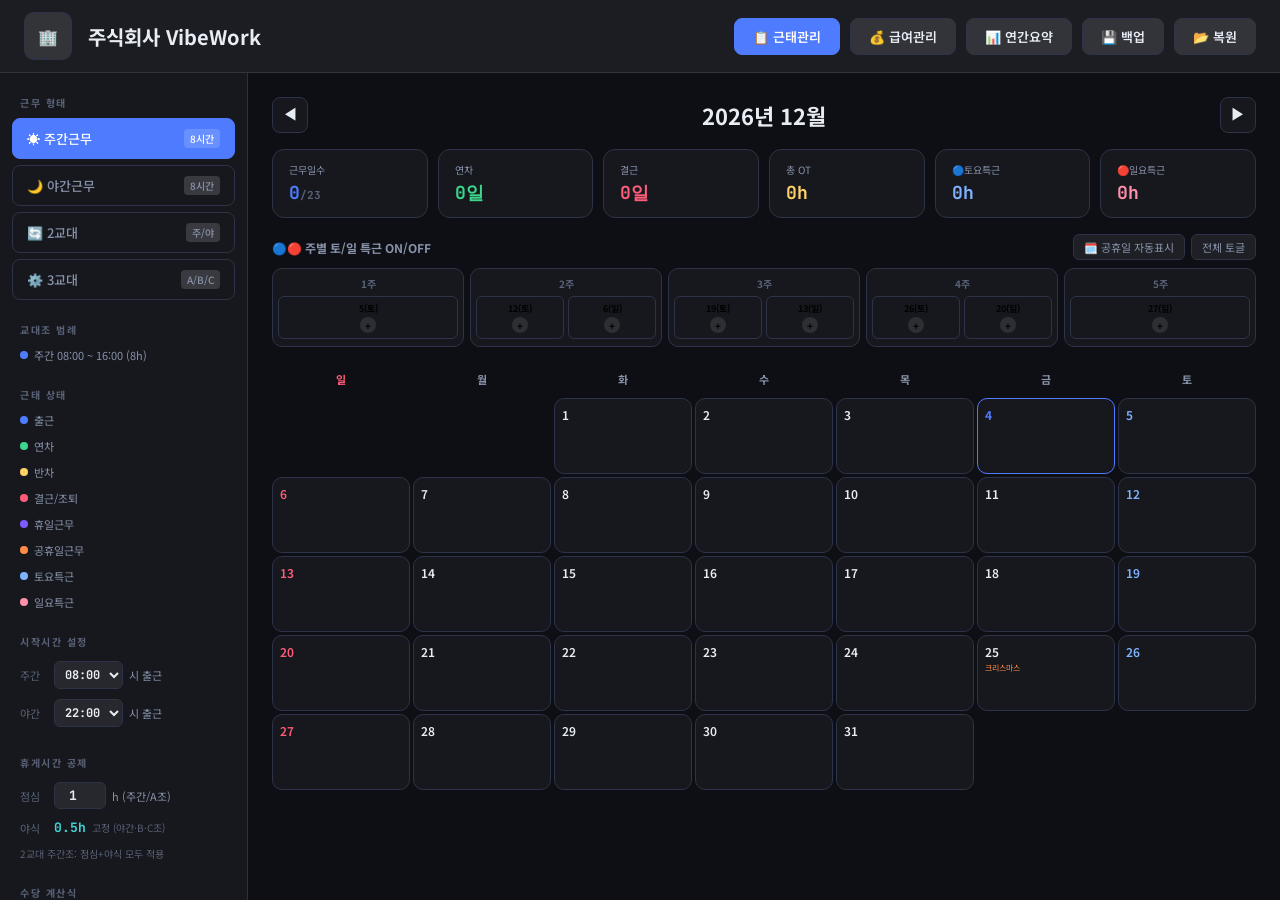
<file: attendance_manager (7).html>
<!DOCTYPE html>
<html lang="ko">
<head>
<meta charset="UTF-8">
<meta name="viewport" content="width=device-width, initial-scale=1.0">
<title>근태·급여 관리 시스템</title>
<link href="https://fonts.googleapis.com/css2?family=Noto+Sans+KR:wght@300;400;500;700;900&family=JetBrains+Mono:wght@400;700&display=swap" rel="stylesheet">
<style>
:root {
  --bg:#0d0f14; --surface:#161920; --surface2:#1e2230; --surface3:#252a3a;
  --border:#2d3348; --accent:#4f7cff; --accent2:#7c5cff;
  --green:#3dd68c; --red:#ff5c7a; --yellow:#ffd166; --orange:#ff8c42; --cyan:#3dd6d6;
  --sat:#7fb3ff; --sun:#ff8fab;
  --text:#e8ecf4; --text2:#8892aa; --text3:#5a6278;
  --radius:12px; --shadow:0 4px 24px rgba(0,0,0,.4);
}
*{margin:0;padding:0;box-sizing:border-box;}
body{background:var(--bg);color:var(--text);font-family:'Noto Sans KR',sans-serif;min-height:100vh;transition:background 0.6s ease;}

/* BANNER */
#banner{background:linear-gradient(135deg,var(--surface),var(--surface2));border-bottom:1px solid var(--border);padding:12px 24px;display:flex;align-items:center;gap:16px;transition:background .6s ease;}
#banner-logo{width:48px;height:48px;border-radius:10px;background:var(--surface3);border:2px dashed var(--border);display:flex;align-items:center;justify-content:center;cursor:pointer;overflow:hidden;transition:border-color .2s;flex-shrink:0;}
#banner-logo:hover{border-color:var(--accent);}
#banner-logo img{width:100%;height:100%;object-fit:cover;display:none;}
#company-input{background:transparent;border:none;outline:none;font-size:20px;font-weight:700;color:var(--text);font-family:'Noto Sans KR';flex:1;min-width:0;}
#company-input::placeholder{color:var(--text3);}
.header-right{margin-left:auto;display:flex;gap:10px;align-items:center;}
.nav-btn{padding:8px 18px;border-radius:8px;border:1px solid var(--border);background:var(--surface3);color:var(--text);font-size:13px;font-weight:600;cursor:pointer;transition:all .2s;font-family:'Noto Sans KR';}
.nav-btn:hover,.nav-btn.active{background:var(--accent);border-color:var(--accent);color:#fff;}

/* LAYOUT */
#app{display:flex;height:calc(100vh - 73px);}
#sidebar{width:248px;flex-shrink:0;background:var(--surface);border-right:1px solid var(--border);padding:16px 12px;display:flex;flex-direction:column;gap:6px;overflow-y:auto;transition:background .6s ease;}
#main{flex:1;overflow-y:auto;padding:24px;}

/* SIDEBAR */
.sec-label{font-size:10px;font-weight:700;color:var(--text3);letter-spacing:1.5px;text-transform:uppercase;padding:6px 8px 2px;}
.wt-btn{padding:10px 14px;border-radius:8px;border:1px solid var(--border);background:transparent;color:var(--text2);font-size:13px;font-weight:500;cursor:pointer;transition:all .2s;text-align:left;width:100%;font-family:'Noto Sans KR';display:flex;align-items:center;gap:8px;}
.wt-btn:hover{background:var(--surface2);color:var(--text);}
.wt-btn.active{background:var(--accent);border-color:var(--accent);color:#fff;}
.wt-btn .badge{margin-left:auto;font-size:10px;background:rgba(255,255,255,.15);padding:2px 6px;border-radius:4px;}
.legend-dot{display:flex;align-items:center;gap:6px;font-size:11px;color:var(--text2);padding:2px 8px;}
.legend-dot i{width:8px;height:8px;border-radius:50%;flex-shrink:0;}

/* MONTH NAV */
.month-nav{display:flex;align-items:center;justify-content:space-between;margin-bottom:16px;}
.month-nav h2{font-size:22px;font-weight:700;}
.month-nav button{width:36px;height:36px;border-radius:8px;border:1px solid var(--border);background:var(--surface);color:var(--text);font-size:16px;cursor:pointer;transition:background .2s;}
.month-nav button:hover{background:var(--surface3);}

/* STAT CARDS */
.stats-row{display:flex;gap:10px;margin-bottom:16px;flex-wrap:wrap;}
.stat-card{background:var(--surface);border:1px solid var(--border);border-radius:var(--radius);padding:12px 16px;flex:1;min-width:100px;}
.stat-card .lbl{font-size:10px;color:var(--text2);margin-bottom:4px;}
.stat-card .val{font-size:18px;font-weight:700;font-family:'JetBrains Mono';}

/* WEEK SAT TOGGLE */
.week-toggle-wrap{margin-bottom:16px;}
.week-toggle-hdr{display:flex;align-items:center;justify-content:space-between;margin-bottom:8px;}
.week-toggle-hdr span{font-size:12px;font-weight:700;color:var(--text2);}
.toggle-all-btn{font-size:11px;padding:4px 10px;border-radius:6px;border:1px solid var(--border);background:var(--surface2);color:var(--text2);cursor:pointer;font-family:'Noto Sans KR';}
.week-toggle-row{display:flex;gap:6px;flex-wrap:wrap;}
/* 주별 카드 - 토/일 각각 토글 */
.week-card{flex:1;min-width:60px;background:var(--surface);border:1px solid var(--border);border-radius:10px;padding:7px 5px;text-align:center;font-family:'Noto Sans KR';}
.week-card .wk-label{font-size:10px;font-weight:700;color:var(--text3);margin-bottom:5px;}
.week-card .day-btns{display:flex;gap:4px;justify-content:center;}
.day-tog{flex:1;padding:5px 2px;border-radius:6px;border:1px solid var(--border);background:transparent;cursor:pointer;transition:all .2s;font-size:10px;font-weight:700;font-family:'Noto Sans KR';}
.day-tog .d-date{font-size:9px;display:block;margin-bottom:2px;}
.day-tog .d-dot{width:16px;height:16px;border-radius:50%;margin:0 auto;display:flex;align-items:center;justify-content:center;font-size:10px;transition:all .2s;background:var(--surface3);}
.day-tog.sat-on{border-color:var(--sat);color:var(--sat);}
.day-tog.sat-on .d-dot{background:var(--sat);color:#fff;}
.day-tog.sun-on{border-color:var(--sun);color:var(--sun);}
.day-tog.sun-on .d-dot{background:var(--sun);color:#fff;}

/* CALENDAR */
.cal-grid{display:grid;grid-template-columns:repeat(7,1fr);gap:3px;}
.cal-hdr{text-align:center;padding:8px 4px;font-size:11px;font-weight:700;color:var(--text2);letter-spacing:.5px;}
.cal-hdr:first-child{color:var(--red);}
.cal-hdr:last-child{color:var(--sat);}
.cal-day{background:var(--surface);border:1px solid var(--border);border-radius:10px;padding:7px;min-height:76px;cursor:pointer;transition:all .15s;position:relative;overflow:hidden;}
.cal-day:hover{border-color:var(--accent);background:var(--surface2);}
.cal-day.empty{cursor:default;background:transparent;border-color:transparent;}
.cal-day.today{border-color:var(--accent);}
.cal-day.today .dn{color:var(--accent);font-weight:700;}
.cal-day.is-sun .dn{color:var(--red);}
.cal-day.is-sat .dn{color:var(--sat);}
.cal-day.sat-on{border-color:rgba(127,179,255,.4);background:rgba(127,179,255,.05);}
.cal-day.sun-on{border-color:rgba(255,143,171,.4);background:rgba(255,143,171,.05);}
.dn{font-size:12px;font-weight:600;margin-bottom:3px;}
.ds{font-size:10px;padding:2px 5px;border-radius:4px;display:inline-block;margin-bottom:2px;font-weight:600;white-space:nowrap;}
.dt{font-size:9px;color:var(--text2);font-family:'JetBrains Mono';}
.ot-b{position:absolute;top:3px;right:3px;font-size:9px;background:var(--orange);color:#fff;padding:1px 4px;border-radius:3px;font-weight:700;}
.sh-b{position:absolute;bottom:3px;right:3px;font-size:9px;padding:1px 5px;border-radius:3px;font-weight:700;}

/* STATUS COLORS */
.s-work    {background:rgba(79,124,255,.2);color:var(--accent);}
.s-leave   {background:rgba(61,214,140,.2);color:var(--green);}
.s-half    {background:rgba(255,209,102,.2);color:var(--yellow);}
.s-early   {background:rgba(255,92,122,.2);color:var(--red);}
.s-absent  {background:rgba(255,92,122,.25);color:var(--red);}
.s-holiday {background:rgba(124,92,255,.2);color:var(--accent2);}
.s-public  {background:rgba(255,140,66,.2);color:var(--orange);}
.s-sat_work{background:rgba(127,179,255,.22);color:var(--sat);border:1px solid rgba(127,179,255,.3);}
.s-sun_work{background:rgba(255,143,171,.22);color:var(--sun);border:1px solid rgba(255,143,171,.3);}

/* POPUP */
.overlay{position:fixed;inset:0;background:rgba(0,0,0,.65);z-index:200;display:flex;align-items:center;justify-content:center;backdrop-filter:blur(4px);}
.popup{background:var(--surface);border:1px solid var(--border);border-radius:16px;padding:26px;width:420px;max-width:96vw;max-height:90vh;overflow-y:auto;box-shadow:var(--shadow);}
.popup h3{font-size:16px;font-weight:700;margin-bottom:18px;}
.p-grid{display:grid;grid-template-columns:1fr 1fr;gap:7px;margin-bottom:16px;}
.s-opt{padding:10px;border-radius:8px;border:1px solid var(--border);background:var(--surface2);cursor:pointer;text-align:center;font-size:13px;font-weight:600;transition:all .15s;color:var(--text2);font-family:'Noto Sans KR';}
.s-opt:hover,.s-opt.sel{border-color:var(--accent);color:var(--text);background:rgba(79,124,255,.15);}
.time-row{display:flex;align-items:center;gap:10px;margin-bottom:12px;}
.time-row label{font-size:13px;color:var(--text2);width:64px;flex-shrink:0;}
.t-sel{background:var(--surface2);border:1px solid var(--border);color:var(--text);border-radius:8px;padding:8px 12px;font-size:14px;font-family:'JetBrains Mono';cursor:pointer;flex:1;outline:none;}
.t-sel:focus{border-color:var(--accent);}
.note-inp{width:100%;background:var(--surface2);border:1px solid var(--border);color:var(--text);border-radius:8px;padding:10px;font-size:13px;font-family:'Noto Sans KR';outline:none;resize:none;height:58px;margin-bottom:14px;}
.note-inp:focus{border-color:var(--accent);}
.p-btns{display:flex;gap:8px;justify-content:flex-end;}
.btn{padding:9px 20px;border-radius:8px;border:1px solid var(--border);font-size:13px;font-weight:600;cursor:pointer;font-family:'Noto Sans KR';transition:all .2s;}
.btn-ghost{background:var(--surface2);color:var(--text2);}
.btn-ghost:hover{color:var(--text);}
.btn-primary{background:var(--accent);border-color:var(--accent);color:#fff;}
.btn-primary:hover{opacity:.9;}
.sh-sel-row{display:flex;gap:6px;margin-bottom:12px;}
.sh-btn{flex:1;padding:8px;border-radius:8px;border:1px solid var(--border);background:var(--surface2);color:var(--text2);font-size:13px;font-weight:700;cursor:pointer;transition:all .15s;font-family:'Noto Sans KR';}
.sh-btn.sel{border-color:var(--accent);color:var(--accent);background:rgba(79,124,255,.15);}
.calc-prev{background:rgba(79,124,255,.08);border:1px solid rgba(79,124,255,.2);border-radius:8px;padding:10px 14px;margin-bottom:12px;font-size:12px;color:var(--text2);line-height:1.8;}
.calc-prev b{color:var(--accent);}

/* SALARY */
#salary-page{display:none;}
.sal-section{background:var(--surface);border:1px solid var(--border);border-radius:var(--radius);padding:20px;margin-bottom:14px;}
.sal-section h3{font-size:12px;font-weight:700;color:var(--text3);margin-bottom:14px;letter-spacing:1px;text-transform:uppercase;border-bottom:1px solid var(--border);padding-bottom:8px;}
.sal-row{display:flex;align-items:center;justify-content:space-between;padding:9px 0;border-bottom:1px solid rgba(255,255,255,.04);gap:10px;}
.sal-row:last-child{border-bottom:none;}
.sal-row .nm{font-size:14px;color:var(--text2);flex:1;}
.sal-row .cl{font-size:11px;color:var(--text3);margin-top:2px;}
.sal-amt{font-size:16px;font-weight:700;font-family:'JetBrains Mono';text-align:right;min-width:120px;}
.editable{background:var(--surface2);border:1px solid var(--border);color:var(--text);border-radius:6px;padding:6px 10px;font-size:14px;font-family:'JetBrains Mono';font-weight:700;width:120px;text-align:right;outline:none;}
.editable:focus{border-color:var(--accent);}
.total-box{background:linear-gradient(135deg,rgba(79,124,255,.15),rgba(124,92,255,.1));border:1px solid var(--accent);border-radius:var(--radius);padding:22px;text-align:center;margin-bottom:14px;}
.total-box .lbl{font-size:13px;color:var(--text2);margin-bottom:6px;}
.total-box .amt{font-size:34px;font-weight:900;font-family:'JetBrains Mono';color:var(--green);}
.two-col{display:grid;grid-template-columns:1fr 1fr;gap:14px;}
.hrly-row{display:flex;align-items:center;gap:10px;margin-bottom:14px;}
.hrly-row label{font-size:13px;color:var(--text2);}
.hrly-inp{background:var(--surface2);border:1px solid var(--border);color:var(--text);border-radius:8px;padding:8px 12px;font-size:15px;font-family:'JetBrains Mono';font-weight:700;width:130px;outline:none;text-align:right;}
.hrly-inp:focus{border-color:var(--accent);}
.allow-grid{display:grid;grid-template-columns:repeat(auto-fill,minmax(250px,1fr));gap:8px;}
.allow-card{background:var(--surface2);border:1px solid var(--border);border-radius:10px;padding:12px 14px;display:flex;align-items:center;justify-content:space-between;gap:10px;}
.allow-card .nm{font-size:13px;color:var(--text2);}
.allow-card .cl{font-size:10px;color:var(--text3);margin-top:2px;}
.print-btn{padding:9px 20px;border-radius:8px;background:var(--surface2);border:1px solid var(--border);color:var(--text);font-size:13px;font-weight:600;cursor:pointer;font-family:'Noto Sans KR';transition:all .2s;}
.print-btn:hover{background:var(--surface3);}

::-webkit-scrollbar{width:5px;height:5px;}
::-webkit-scrollbar-track{background:transparent;}
::-webkit-scrollbar-thumb{background:var(--border);border-radius:3px;}
#logo-inp{display:none;}
@media print{
  body{background:#fff;color:#000;}
  #banner,#sidebar,.nav-btn,.print-btn{display:none!important;}
  #main{padding:0;}
  .sal-section{border:1px solid #ddd;background:#fff;page-break-inside:avoid;}
}
</style>
</head>
<body>

<div id="banner">
  <div id="banner-logo" onclick="document.getElementById('logo-inp').click()">
    <img id="logo-img" alt="">
    <span id="logo-ph">🏢</span>
  </div>
  <input type="file" id="logo-inp" accept="image/*" onchange="handleLogo(event)">
  <input type="text" id="company-input" placeholder="회사명을 입력하세요" value="주식회사 VibeWork" oninput="lsSave()">
  <div class="header-right">
    <button class="nav-btn active" id="btn-att" onclick="showPage('att')">📋 근태관리</button>
    <button class="nav-btn" id="btn-sal" onclick="showPage('sal')">💰 급여관리</button>
    <button class="nav-btn" id="btn-dash" onclick="showPage('dash')">📊 연간요약</button>
    <button class="nav-btn" onclick="exportData()" title="전체 데이터 JSON 백업">💾 백업</button>
    <button class="nav-btn" onclick="document.getElementById('import-inp').click()" title="JSON 백업 불러오기">📂 복원</button>
    <input type="file" id="import-inp" accept=".json" style="display:none" onchange="importData(event)">
  </div>
</div>

<div id="app">
<div id="sidebar">
  <div class="sec-label">근무 형태</div>
  <button class="wt-btn active" id="wt-day"    onclick="setWT('day')">☀️ 주간근무 <span class="badge">8시간</span></button>
  <button class="wt-btn"        id="wt-night"  onclick="setWT('night')">🌙 야간근무 <span class="badge">8시간</span></button>
  <button class="wt-btn"        id="wt-2shift" onclick="setWT('2shift')">🔄 2교대 <span class="badge">주/야</span></button>
  <button class="wt-btn"        id="wt-3shift" onclick="setWT('3shift')">⚙️ 3교대 <span class="badge">A/B/C</span></button>

  <div class="sec-label" style="margin-top:10px;">교대조 범례</div>
  <div id="shift-legend"></div>

  <div class="sec-label" style="margin-top:10px;">근태 상태</div>
  <div class="legend-dot"><i style="background:var(--accent)"></i>출근</div>
  <div class="legend-dot"><i style="background:var(--green)"></i>연차</div>
  <div class="legend-dot"><i style="background:var(--yellow)"></i>반차</div>
  <div class="legend-dot"><i style="background:var(--red)"></i>결근/조퇴</div>
  <div class="legend-dot"><i style="background:var(--accent2)"></i>휴일근무</div>
  <div class="legend-dot"><i style="background:var(--orange)"></i>공휴일근무</div>
  <div class="legend-dot"><i style="background:var(--sat)"></i>토요특근</div>
  <div class="legend-dot"><i style="background:var(--sun)"></i>일요특근</div>

  <div class="sec-label" style="margin-top:10px;">시작시간 설정</div>
  <div style="padding:4px 8px 2px;display:flex;align-items:center;gap:6px;">
    <span style="font-size:11px;color:var(--text3);width:28px;">주간</span>
    <select id="day-start-sel"
      style="background:var(--surface2);border:1px solid var(--border);color:var(--text);border-radius:6px;padding:4px 6px;font-size:12px;font-family:'JetBrains Mono';font-weight:700;outline:none;cursor:pointer;"
      onchange="dayStart=parseInt(this.value);lsSave();renderCalendar();">
    </select>
    <span style="font-size:11px;color:var(--text2);">시 출근</span>
  </div>
  <div style="padding:2px 8px 6px;display:flex;align-items:center;gap:6px;">
    <span style="font-size:11px;color:var(--text3);width:28px;">야간</span>
    <select id="night-start-sel"
      style="background:var(--surface2);border:1px solid var(--border);color:var(--text);border-radius:6px;padding:4px 6px;font-size:12px;font-family:'JetBrains Mono';font-weight:700;outline:none;cursor:pointer;"
      onchange="nightStart=parseInt(this.value);lsSave();renderCalendar();">
    </select>
    <span style="font-size:11px;color:var(--text2);">시 출근</span>
  </div>

  <div class="sec-label" style="margin-top:10px;">휴게시간 공제</div>
  <div style="padding:4px 8px 2px;display:flex;align-items:center;gap:6px;">
    <span style="font-size:11px;color:var(--text3);width:28px;">점심</span>
    <input type="number" id="lunch-inp" value="1" min="0" max="2" step="0.5"
      style="background:var(--surface2);border:1px solid var(--border);color:var(--text);border-radius:6px;padding:4px 6px;font-size:13px;font-family:'JetBrains Mono';font-weight:700;width:52px;outline:none;text-align:center;"
      onchange="lunchBreak=parseFloat(this.value)||0;lsSave();renderCalendar();if(document.getElementById('salary-page').style.display!=='none')renderSalary();">
    <span style="font-size:11px;color:var(--text2);">h (주간/A조)</span>
  </div>
  <div style="padding:2px 8px 4px;display:flex;align-items:center;gap:6px;">
    <span style="font-size:11px;color:var(--text3);width:28px;">야식</span>
    <span style="font-size:13px;font-family:'JetBrains Mono';font-weight:700;color:var(--cyan);">0.5h</span>
    <span style="font-size:10px;color:var(--text3);">고정 (야간·B·C조)</span>
  </div>
  <div style="padding:0 8px 2px;font-size:10px;color:var(--text3);">2교대 주간조: 점심+야식 모두 적용</div>

  <div class="sec-label" style="margin-top:10px;">수당 계산식</div>
  <div style="padding:4px 8px;font-size:10px;color:var(--text3);line-height:2.1;">
    기본급: 실근무h × 시급 <span style="color:var(--text3);font-size:9px;">(8h 이내)</span><br>
    연장수당: OTh × 시급 × <b style="color:var(--yellow)">1.5</b><br>
    야간수당: 야간h × 시급 × <b style="color:var(--cyan)">0.5</b> <span style="font-size:9px;">(할증분)</span><br>
    휴일수당: 휴일h × 시급 × <b style="color:var(--accent2)">2.0</b><br>
    토요특근: 특근h × 시급 × <b style="color:var(--sat)">1.5</b><br>
    일요특근: 특근h × 시급 × <b style="color:var(--sun)">2.0</b>
  </div>
</div>

<div id="main">
  <div id="att-page">
    <div class="month-nav">
      <button onclick="changeMonth(-1)">◀</button>
      <h2 id="month-title"></h2>
      <button onclick="changeMonth(1)">▶</button>
    </div>
    <div class="stats-row" id="stats-row"></div>
    <div class="week-toggle-wrap">
      <div class="week-toggle-hdr">
        <span>🔵🔴 주별 토/일 특근 ON/OFF</span>
        <div style="display:flex;gap:6px;">
          <button class="toggle-all-btn" onclick="applyHolidays()">🗓️ 공휴일 자동표시</button>
          <button class="toggle-all-btn" onclick="toggleAllWeekend()">전체 토글</button>
        </div>
      </div>
      <div class="week-toggle-row" id="week-sat-row"></div>
    </div>
    <div class="cal-grid" id="calendar"></div>
  </div>
  <div id="salary-page"></div>
  <div id="dash-page" style="display:none"></div>
</div>
</div>

<!-- POPUP -->
<div class="overlay" id="popup" style="display:none" onclick="if(event.target===this)closePopup()">
<div class="popup">
  <h3 id="p-title">📅 날짜 설정</h3>
  <div class="p-grid">
    <div class="s-opt" data-s="work"     onclick="selSt('work')">✅ 출근</div>
    <div class="s-opt" data-s="leave"    onclick="selSt('leave')">🌿 연차</div>
    <div class="s-opt" data-s="half"     onclick="selSt('half')">⏰ 반차</div>
    <div class="s-opt" data-s="early"    onclick="selSt('early')">🚶 조퇴</div>
    <div class="s-opt" data-s="absent"   onclick="selSt('absent')">❌ 결근</div>
    <div class="s-opt" data-s="holiday"  onclick="selSt('holiday')">🌙 휴일근무</div>
    <div class="s-opt" data-s="public"   onclick="selSt('public')">🏛️ 공휴일근무</div>
    <div class="s-opt" data-s="sat_work" onclick="selSt('sat_work')" style="border-color:rgba(127,179,255,.4);color:var(--sat);">🔵 토요특근</div>
    <div class="s-opt" data-s="sun_work" onclick="selSt('sun_work')" style="border-color:rgba(255,143,171,.4);color:var(--sun);">🔴 일요특근</div>
    <div class="s-opt" data-s="none"     onclick="selSt('none')">🗑️ 초기화</div>
  </div>

  <div id="shift2-row" style="display:none">
    <div style="font-size:12px;color:var(--text2);margin-bottom:7px;">교대 선택</div>
    <div class="sh-sel-row">
      <button class="sh-btn" onclick="selShift2('day')">주간조</button>
      <button class="sh-btn" onclick="selShift2('night')">야간조</button>
    </div>
  </div>
  <div id="shift3-row" style="display:none">
    <div style="font-size:12px;color:var(--text2);margin-bottom:7px;">교대조 선택</div>
    <div class="sh-sel-row" id="shift3-btns">
      <button class="sh-btn" onclick="selShift3('A')" id="sh3-A">A조<br><span style="font-size:9px;opacity:.7;" id="sh3-A-time"></span></button>
      <button class="sh-btn" onclick="selShift3('B')" id="sh3-B">B조<br><span style="font-size:9px;opacity:.7;" id="sh3-B-time"></span></button>
      <button class="sh-btn" onclick="selShift3('C')" id="sh3-C">C조<br><span style="font-size:9px;opacity:.7;" id="sh3-C-time"></span></button>
    </div>
  </div>

  <div id="time-sec" style="display:none">
    <div id="time-container"></div>
    <div id="calc-prev" class="calc-prev" style="display:none"></div>
  </div>

  <textarea class="note-inp" id="p-note" placeholder="비고 (선택사항)"></textarea>
  <div class="p-btns">
    <button class="btn btn-ghost" onclick="closePopup()">취소</button>
    <button class="btn btn-primary" onclick="saveDay()">저장</button>
  </div>
</div>
</div>

<script>
// ══════════════════════════════════════════
// 상수
// ══════════════════════════════════════════
const SHIFT2  = {day:{s:8,e:20},night:{s:20,e:8}};
const ST_LBL  = {work:'출근',leave:'연차',half:'반차',early:'조퇴',absent:'결근',holiday:'휴일근무',public:'공휴일근무',sat_work:'토요특근',sun_work:'일요특근'};
const ST_CLS  = {work:'s-work',leave:'s-leave',half:'s-half',early:'s-early',absent:'s-absent',holiday:'s-holiday',public:'s-public',sat_work:'s-sat_work',sun_work:'s-sun_work'};
const MO_KO   = ['1월','2월','3월','4월','5월','6월','7월','8월','9월','10월','11월','12월'];

// 3교대 시간 - 사용자 설정 가능 (기본값)
let SHIFT3 = {A:{s:6,e:14}, B:{s:14,e:22}, C:{s:22,e:6}};

// ══════════════════════════════════════════
// STATE
// ══════════════════════════════════════════
let wt   = 'day';
let curY = new Date().getFullYear();
let curM = new Date().getMonth();
let dayData   = {};
let satToggle = {};
let editKey   = null;
let pSt       = 'work';
let p2Sh      = 'day';
let p3Sh      = 'A';
let myShift3  = 'A';  // 3교대 사용자 현재 소속 조 (달력 자동 적용)
let hourlyRate = 10320;
let allowances = {tenure:0,weekly:0,perfect:0,other:0};
let lunchBreak = 1;
const DINNER_BREAK = 0.5;
let dayStart   = 8;
let nightStart = 22;
// 기본급 계산 방식: 'actual' = 실근무시간×시급 | 'fixed' = 209h×시급(고정)
// 사용자 답변: 실근무시간 기준 → 'actual' 고정
const PAY_MODE = 'actual';

// ══════════════════════════════════════════
// localStorage - 월 단위 분리 저장
// ══════════════════════════════════════════
// dayData는 월별로 분리: atm2_dd_YYYY_MM
// satToggle, cfg는 기존 단일 키 유지

function ddKey(y, m){ return `atm2_dd_${y}_${pad2(m+1)}`; }

function lsSave(){
  try{
    // 현재 월 dayData만 저장 (월별 분리)
    const ym = `${curY}_${pad2(curM+1)}`;
    // 전체 dayData에서 현재 월 데이터만 추출
    const monthData = {};
    Object.keys(dayData).forEach(k=>{
      if(k.startsWith(`${curY}-${pad2(curM+1)}-`)) monthData[k]=dayData[k];
    });
    localStorage.setItem(ddKey(curY,curM), JSON.stringify(monthData));
    localStorage.setItem('atm2_st',  JSON.stringify(satToggle));
    localStorage.setItem('atm2_cfg', JSON.stringify({
      wt, hourlyRate, allowances, lunchBreak, shift3: SHIFT3,
      dayStart, nightStart, myShift3,
      company: document.getElementById('company-input').value
    }));
    localStorage.setItem('atm2_manual', JSON.stringify(manualPay));
  }catch(e){}
}

function lsSaveAll(){
  // 전체 dayData를 월별로 분리 저장 (import 후 호출)
  try{
    const months = {};
    Object.keys(dayData).forEach(k=>{
      const [y,m] = k.split('-');
      const mk = `${y}_${m}`;
      if(!months[mk]) months[mk]=[];
      months[mk].push(k);
    });
    Object.keys(months).forEach(mk=>{
      const [y,m] = mk.split('_');
      const mData = {};
      months[mk].forEach(k=>{ mData[k]=dayData[k]; });
      localStorage.setItem(`atm2_dd_${mk}`, JSON.stringify(mData));
    });
    localStorage.setItem('atm2_st',  JSON.stringify(satToggle));
    localStorage.setItem('atm2_cfg', JSON.stringify({
      wt, hourlyRate, allowances, lunchBreak, shift3: SHIFT3,
      dayStart, nightStart, myShift3,
      company: document.getElementById('company-input').value
    }));
  }catch(e){}
}

function lsLoad(){
  try{
    // 현재 월 데이터 로드
    const dd = localStorage.getItem(ddKey(curY,curM));
    if(dd){ const parsed=JSON.parse(dd); Object.assign(dayData, parsed); }
    const st = localStorage.getItem('atm2_st'); if(st) satToggle=JSON.parse(st);
    const cfg= localStorage.getItem('atm2_cfg');
    if(cfg){
      const c=JSON.parse(cfg);
      wt=c.wt||'day';
      hourlyRate=c.hourlyRate||10320;
      lunchBreak=c.lunchBreak!==undefined?c.lunchBreak:1;
      if(c.shift3) SHIFT3=c.shift3;
      if(c.dayStart!==undefined)   dayStart   = c.dayStart;
      if(c.nightStart!==undefined) nightStart = c.nightStart;
      if(c.myShift3)               myShift3   = c.myShift3;
      allowances=Object.assign(allowances, c.allowances||{});
      if(c.company) document.getElementById('company-input').value=c.company;
    }
    const mp=localStorage.getItem('atm2_manual'); if(mp) manualPay=JSON.parse(mp);
  }catch(e){}
}

function lsLoadMonth(y, m){
  // 달 이동 시 해당 월 데이터 로드
  try{
    const dd = localStorage.getItem(ddKey(y,m));
    if(dd){ const parsed=JSON.parse(dd); Object.assign(dayData, parsed); }
  }catch(e){}
}

// ══════════════════════════════════════════
// JSON Export / Import
// ══════════════════════════════════════════
function exportData(){
  // localStorage 전체 근태 데이터 수집
  const allData = {};
  for(let i=0; i<localStorage.length; i++){
    const k = localStorage.key(i);
    if(k && k.startsWith('atm2_')){
      try{ allData[k] = JSON.parse(localStorage.getItem(k)); }catch(e){ allData[k]=localStorage.getItem(k); }
    }
  }
  // 현재 메모리 dayData도 병합
  allData['__dayData_live'] = dayData;
  allData['__satToggle_live'] = satToggle;
  allData['__exportedAt'] = new Date().toISOString();
  allData['__version'] = '2.0';

  const json = JSON.stringify(allData, null, 2);
  const blob = new Blob([json], {type:'application/json'});
  const url  = URL.createObjectURL(blob);
  const a    = document.createElement('a');
  const company = document.getElementById('company-input').value || '근태관리';
  const date = new Date().toISOString().slice(0,10);
  a.href = url;
  a.download = `${company}_근태백업_${date}.json`;
  a.click();
  URL.revokeObjectURL(url);
  showToast('💾 백업 파일이 다운로드됐습니다.');
}

function importData(e){
  const file = e.target.files[0];
  if(!file) return;
  const reader = new FileReader();
  reader.onload = ev => {
    try{
      const allData = JSON.parse(ev.target.result);
      if(!allData.__version) throw new Error('올바른 백업 파일이 아닙니다.');

      // dayData 복원
      if(allData.__dayData_live){
        dayData = allData.__dayData_live;
      } else {
        // 구버전: 월별 키에서 병합
        Object.keys(allData).forEach(k=>{
          if(k.startsWith('atm2_dd_') && typeof allData[k]==='object'){
            Object.assign(dayData, allData[k]);
          }
        });
      }
      // satToggle 복원
      if(allData.__satToggle_live) satToggle = allData.__satToggle_live;
      else if(allData.atm2_st) satToggle = allData.atm2_st;

      // 설정 복원
      const cfg = allData.atm2_cfg || {};
      if(cfg.wt)         { wt=cfg.wt; document.querySelectorAll('.wt-btn').forEach(b=>b.classList.remove('active')); document.getElementById('wt-'+wt).classList.add('active'); updateLegend(); }
      if(cfg.hourlyRate) hourlyRate = cfg.hourlyRate;
      if(cfg.lunchBreak !== undefined) { lunchBreak=cfg.lunchBreak; document.getElementById('lunch-inp').value=lunchBreak; }
      if(cfg.allowances) allowances = Object.assign(allowances, cfg.allowances);
      if(cfg.company)    document.getElementById('company-input').value = cfg.company;

      lsSaveAll();
      renderCalendar();
      showToast('✅ 데이터 복원 완료!');
    }catch(err){
      showToast('❌ 복원 실패: ' + err.message);
    }
    e.target.value=''; // 같은 파일 재선택 가능하게 초기화
  };
  reader.readAsText(file);
}

// ══════════════════════════════════════════
// 공휴일 DB (2024~2027 대한민국)
// ══════════════════════════════════════════
const HOLIDAYS = {
  // 2024
  '2024-01-01':'신정','2024-02-09':'설날 연휴','2024-02-10':'설날',
  '2024-02-11':'설날 연휴','2024-02-12':'대체공휴일','2024-03-01':'삼일절',
  '2024-04-10':'국회의원선거','2024-05-05':'어린이날','2024-05-06':'대체공휴일',
  '2024-05-15':'부처님오신날','2024-06-06':'현충일','2024-08-15':'광복절',
  '2024-09-16':'추석 연휴','2024-09-17':'추석','2024-09-18':'추석 연휴',
  '2024-10-03':'개천절','2024-10-09':'한글날','2024-12-25':'크리스마스',
  // 2025
  '2025-01-01':'신정','2025-01-28':'설날 연휴','2025-01-29':'설날',
  '2025-01-30':'설날 연휴','2025-03-01':'삼일절','2025-03-03':'대체공휴일',
  '2025-05-05':'어린이날','2025-05-06':'부처님오신날','2025-06-06':'현충일',
  '2025-08-15':'광복절','2025-10-03':'개천절','2025-10-05':'추석 연휴',
  '2025-10-06':'추석','2025-10-07':'추석 연휴','2025-10-08':'대체공휴일',
  '2025-10-09':'한글날','2025-12-25':'크리스마스',
  // 2026
  '2026-01-01':'신정','2026-02-16':'설날 연휴','2026-02-17':'설날',
  '2026-02-18':'설날 연휴','2026-03-01':'삼일절','2026-03-02':'대체공휴일',
  '2026-05-05':'어린이날','2026-05-24':'부처님오신날','2026-06-06':'현충일',
  '2026-08-15':'광복절','2026-08-17':'대체공휴일','2026-09-24':'추석 연휴',
  '2026-09-25':'추석','2026-09-26':'추석 연휴','2026-10-03':'개천절',
  '2026-10-09':'한글날','2026-12-25':'크리스마스',
  // 2027
  '2027-01-01':'신정','2027-02-06':'설날 연휴','2027-02-07':'설날',
  '2027-02-08':'설날 연휴','2027-03-01':'삼일절','2027-05-05':'어린이날',
  '2027-05-13':'부처님오신날','2027-06-06':'현충일','2027-08-15':'광복절',
  '2027-08-16':'대체공휴일','2027-09-14':'추석 연휴','2027-09-15':'추석',
  '2027-09-16':'추석 연휴','2027-10-03':'개천절','2027-10-04':'대체공휴일',
  '2027-10-09':'한글날','2027-12-25':'크리스마스',
};

function applyHolidays(){
  const y=curY, m=curM;
  const dim=new Date(y,m+1,0).getDate();
  let cnt=0;
  for(let d=1;d<=dim;d++){
    const key=dk(y,m,d);
    const hName = HOLIDAYS[key];
    if(hName){
      // 이미 다른 상태(출근 등)가 있으면 덮어쓰지 않음
      if(!dayData[key]||!dayData[key].status||dayData[key].status==='none'){
        dayData[key]={ status:'public', note:hName };
        cnt++;
      }
    }
  }
  lsSave();
  renderCalendar();
  showToast(cnt>0 ? `🗓️ ${cnt}개 공휴일을 표시했습니다.` : '이번 달 신규 공휴일 없음 (이미 적용됨)');
}

// ══════════════════════════════════════════
// 범용 토스트 (배경색 토스트와 별개)
// ══════════════════════════════════════════
function showToast(msg){
  let t=document.getElementById('sys-toast');
  if(!t){
    t=document.createElement('div');
    t.id='sys-toast';
    t.style.cssText=`position:fixed;top:80px;left:50%;transform:translateX(-50%);
      background:rgba(30,34,48,.95);border:1px solid var(--accent);border-radius:12px;
      padding:10px 22px;font-size:13px;font-weight:600;color:var(--text);
      pointer-events:none;z-index:9999;opacity:0;transition:opacity .3s ease;
      white-space:nowrap;box-shadow:0 4px 20px rgba(0,0,0,.4);`;
    document.body.appendChild(t);
  }
  t.textContent=msg;
  t.style.opacity='1';
  clearTimeout(t._timer);
  t._timer=setTimeout(()=>{t.style.opacity='0';},2500);
}

// ══════════════════════════════════════════
// 핵심 시간 계산 유틸
// ══════════════════════════════════════════
/**
 * calcHours: start, end 기반 실제 근무시간
 * ★ start === end → 0 (입력 오류 방지)
 * ★ start > end → 익일 근무 (야간 등)
 */
function calcHours(start, end){
  if(start===null||start===undefined||end===null||end===undefined) return 0;
  if(start===end) return 0;
  return end>start ? end-start : (24-start)+end;
}

/**
 * getBreaks: 근무형태·시작시간 기준으로 점심/야식 공제 결정
 *
 * ┌─────────────┬────────┬──────┬──────────────────────────────┐
 * │ 근무형태     │ 점심   │ 야식 │ 조건                          │
 * ├─────────────┼────────┼──────┼──────────────────────────────┤
 * │ 주간(day)   │  1h   │  -   │ 항상                          │
 * │ 야간(night) │  -    │ 0.5h │ 항상                          │
 * │ 2교대 주간조│  1h   │ 0.5h │ 12h 근무 → 둘 다              │
 * │ 2교대 야간조│  -    │ 0.5h │ 야간이라 점심 없음             │
 * │ 3교대 A조   │  1h   │  -   │ 06~14시, 낮 근무              │
 * │ 3교대 B조   │  -    │ 0.5h │ 14~22시, 야식 시간대           │
 * │ 3교대 C조   │  -    │ 0.5h │ 22~06시, 야식 시간대           │
 * │ sat/sun_work│  1h   │  -   │ 주간 특근 기본                 │
 * │ holiday/pub │  1h   │  -   │ 주간 기본                     │
 * └─────────────┴────────┴──────┴──────────────────────────────┘
 *
 * @returns {lunch: number, dinner: number}
 */
function getBreaks(start, status, shift){
  // 반차·결근·연차 등 비근무: 공제 없음
  if(['half','leave','absent','holiday','public'].includes(status)){
    if(status==='holiday'||status==='public'){
      // 휴일근무: 시작시간으로 주간/야간 판단
      const isNightStart = (start>=18 || start<6);
      return isNightStart ? {lunch:0, dinner:DINNER_BREAK} : {lunch:lunchBreak, dinner:0};
    }
    return {lunch:0, dinner:0};
  }

  // sat_work / sun_work: 주간 특근 기본 → 점심만
  if(status==='sat_work'||status==='sun_work'){
    return {lunch:lunchBreak, dinner:0};
  }

  // 근무형태별 분기
  if(wt==='day'){
    return {lunch:lunchBreak, dinner:0};
  }
  if(wt==='night'){
    return {lunch:0, dinner:DINNER_BREAK};
  }
  if(wt==='2shift'){
    if(shift==='day')   return {lunch:lunchBreak, dinner:DINNER_BREAK}; // 12h 주간조
    if(shift==='night') return {lunch:0,          dinner:DINNER_BREAK}; // 야간조
    return {lunch:lunchBreak, dinner:0};
  }
  if(wt==='3shift'){
    if(shift==='A') return {lunch:lunchBreak, dinner:0};          // 06~14 낮
    if(shift==='B') return {lunch:0,          dinner:DINNER_BREAK}; // 14~22 저녁
    if(shift==='C') return {lunch:0,          dinner:DINNER_BREAK}; // 22~06 야간
    return {lunch:lunchBreak, dinner:0};
  }
  return {lunch:lunchBreak, dinner:0};
}

/**
 * calcNetHours: 휴게시간 공제 후 실 근무시간
 * - 반차: 4h 고정
 * - raw ≤ 4h: 공제 없음
 * - 그 외: getBreaks()로 결정된 점심+야식 차감
 */
function calcNetHours(start, end, status, shift){
  if(status==='half') return 4;
  const raw = calcHours(start, end);
  if(raw <= 0) return 0;
  if(raw <= 4) return raw;
  const {lunch, dinner} = getBreaks(start, status, shift);
  return Math.max(0, raw - lunch - dinner);
}

/**
 * calcNight: 22:00~06:00 구간 시간 계산
 * 모든 근무 상태(work, early, sat_work, sun_work, holiday, public)에 적용
 */
function calcNight(start, end){
  const total = calcHours(start, end);
  if(total<=0) return 0;
  let n=0, h=start;
  for(let i=0;i<total;i++){ if(h>=22||h<6) n++; h=(h+1)%24; }
  return n;
}

// ══════════════════════════════════════════
// 로고
// ══════════════════════════════════════════
function handleLogo(e){
  const f=e.target.files[0]; if(!f) return;
  const r=new FileReader();
  r.onload=ev=>{
    const img=document.getElementById('logo-img');
    img.src=ev.target.result; img.style.display='block';
    document.getElementById('logo-ph').style.display='none';
  };
  r.readAsDataURL(f);
}

// ══════════════════════════════════════════
// 근무형태
// ══════════════════════════════════════════
function setWT(t){
  wt=t;
  document.querySelectorAll('.wt-btn').forEach(b=>b.classList.remove('active'));
  document.getElementById('wt-'+t).classList.add('active');
  updateLegend(); renderCalendar(); lsSave();
}

function setMyShift3(k){
  myShift3 = k;
  p3Sh = k;  // 팝업 기본값도 동기화
  updateLegend();
  lsSave();
  showToast(`📍 ${k}조로 설정했습니다. 날짜 클릭 시 ${k}조가 자동 선택됩니다.`);
}
function updateLegend(){
  const el=document.getElementById('shift-legend');
  if(wt==='day'){
    el.innerHTML=`<div class="legend-dot"><i style="background:var(--accent)"></i>주간 ${pad2(dayStart)}:00 ~ ${pad2((dayStart+8)%24)}:00 (8h)</div>`;
  } else if(wt==='night'){
    el.innerHTML=`<div class="legend-dot"><i style="background:var(--cyan)"></i>야간 ${pad2(nightStart)}:00 ~ ${pad2((nightStart+8)%24)}:00 (8h)</div>`;
  } else if(wt==='2shift'){
    el.innerHTML=`
      <div class="legend-dot"><i style="background:var(--accent)"></i>주간조 08~20</div>
      <div class="legend-dot"><i style="background:var(--cyan)"></i>야간조 20~08</div>`;
  } else if(wt==='3shift'){
    const colors3 = {A:'var(--accent)', B:'var(--accent2)', C:'var(--cyan)'};
    const myBtns = ['A','B','C'].map(k=>{
      const isMine = myShift3===k;
      const col = colors3[k];
      return `<button onclick="setMyShift3('${k}')"
        style="flex:1;padding:8px 4px;border-radius:8px;
               border:2px solid ${isMine?col:'var(--border)'};
               background:${isMine?col.replace(')',',0.15)').replace('var(','rgba(').replace('--accent)','79,124,255,0.15)').replace('--accent2)','124,92,255,0.15)').replace('--cyan)','61,214,214,0.15)'):'transparent'};
               color:${isMine?col:'var(--text3)'};
               font-size:13px;font-weight:800;cursor:pointer;font-family:'Noto Sans KR';transition:all .2s;line-height:1.5;">
        ${k}조<br><span style="font-size:9px;opacity:.75;">${pad2(SHIFT3[k].s)}~${pad2(SHIFT3[k].e)}</span>
      </button>`;
    }).join('');
    el.innerHTML=`
      <div style="font-size:10px;color:var(--text3);padding:0 8px 6px;font-weight:700;">📍 내 소속 조 선택</div>
      <div style="display:flex;gap:5px;padding:0 8px 10px;">${myBtns}</div>
      <div class="legend-dot"><i style="background:var(--accent)"></i>A조 ${pad2(SHIFT3.A.s)}~${pad2(SHIFT3.A.e)}</div>
      <div class="legend-dot"><i style="background:var(--accent2)"></i>B조 ${pad2(SHIFT3.B.s)}~${pad2(SHIFT3.B.e)}</div>
      <div class="legend-dot"><i style="background:var(--cyan)"></i>C조 ${pad2(SHIFT3.C.s)}~${pad2(SHIFT3.C.e)}</div>
      <div style="font-size:10px;color:var(--text3);padding:8px 8px 4px;font-weight:700;">⏱ 교대조 시간 설정</div>
      <div style="padding:0 2px;">${shift3Row('A')} ${shift3Row('B')} ${shift3Row('C')}</div>`;
  } else {
    el.innerHTML='';
  }
}

function shift3Row(label){
  const t = SHIFT3[label];
  const colors = {A:'var(--accent)',B:'var(--accent2)',C:'var(--cyan)'};
  const selStyle = `background:var(--surface2);border:1px solid var(--border);color:var(--text);border-radius:5px;padding:3px 4px;font-size:11px;font-family:'JetBrains Mono';font-weight:700;outline:none;cursor:pointer;width:48px;`;
  let opts = '';
  for(let i=0;i<24;i++) opts+=`<option value="${i}" ${i===t.s||i===t.e?'':''}>${pad2(i)}</option>`;

  // 출근 select
  let sOpts='', eOpts='';
  for(let i=0;i<24;i++){
    sOpts+=`<option value="${i}" ${i===t.s?'selected':''}>${pad2(i)}</option>`;
    eOpts+=`<option value="${i}" ${i===t.e?'selected':''}>${pad2(i)}</option>`;
  }
  return `<div style="margin-bottom:6px;">
    <span style="font-size:11px;font-weight:700;color:${colors[label]};display:inline-block;width:20px;">${label}</span>
    <select style="${selStyle}" onchange="SHIFT3['${label}'].s=parseInt(this.value);updateLegend();lsSave()">${sOpts}</select>
    <span style="font-size:10px;color:var(--text3);margin:0 2px;">~</span>
    <select style="${selStyle}" onchange="SHIFT3['${label}'].e=parseInt(this.value);updateLegend();lsSave()">${eOpts}</select>
  </div>`;
}

// ══════════════════════════════════════════
// 주차 유틸
// ══════════════════════════════════════════
function pad2(n){ return String(n).padStart(2,'0'); }
function dk(y,m,d){ return `${y}-${pad2(m+1)}-${pad2(d)}`; }
function weekOfMonth(y,m,d){
  return Math.ceil((d + new Date(y,m,1).getDay()) / 7);
}
function satK(y,m,w){ return `${y}-${pad2(m+1)}-W${w}`; }

// 해당 월의 토요일 목록
function getSatDays(y,m){
  const dim=new Date(y,m+1,0).getDate();
  const sats=[];
  for(let d=1;d<=dim;d++){
    if(new Date(y,m,d).getDay()===6) sats.push({d, w:weekOfMonth(y,m,d)});
  }
  return sats;
}

// 해당 월의 주차별 토/일 날짜 목록
function getWeekendDays(y,m){
  const dim=new Date(y,m+1,0).getDate();
  const weeks={};
  for(let d=1;d<=dim;d++){
    const dow=new Date(y,m,d).getDay();
    if(dow===0||dow===6){
      const w=weekOfMonth(y,m,d);
      if(!weeks[w]) weeks[w]={w, sat:null, sun:null};
      if(dow===6) weeks[w].sat=d;
      if(dow===0) weeks[w].sun=d;
    }
  }
  return Object.values(weeks).sort((a,b)=>a.w-b.w);
}

// ══════════════════════════════════════════
// 주별 토/일 특근 토글
// ══════════════════════════════════════════
// satToggle key: "YYYY-MM-WN-sat" / "YYYY-MM-WN-sun"
function weekKey(y,m,w,type){ return `${y}-${pad2(m+1)}-W${w}-${type}`; }

function applyDayToggle(y,m,d,type,isOn){
  const key=dk(y,m,d);
  if(isOn){
    if(!dayData[key]||!dayData[key].status||dayData[key].status==='none'){
      dayData[key]={status:type==='sat'?'sat_work':'sun_work', start:8, end:17, note:''};
    }
  } else {
    const st = type==='sat'?'sat_work':'sun_work';
    if(dayData[key]&&dayData[key].status===st) delete dayData[key];
  }
}

function toggleWeekDay(y,m,w,type){
  const k=weekKey(y,m,w,type);
  satToggle[k]=!satToggle[k];
  const isOn=satToggle[k];
  const dim=new Date(y,m+1,0).getDate();
  const dow=type==='sat'?6:0;
  for(let d=1;d<=dim;d++){
    if(new Date(y,m,d).getDay()===dow && weekOfMonth(y,m,d)===w){
      applyDayToggle(y,m,d,type,isOn);
    }
  }
  lsSave(); renderCalendar();
}

function toggleAllWeekend(){
  const weeks=getWeekendDays(curY,curM);
  const allOn=weeks.every(wk=>{
    const sk=weekKey(curY,curM,wk.w,'sat');
    const nk=weekKey(curY,curM,wk.w,'sun');
    return (!wk.sat||satToggle[sk])&&(!wk.sun||satToggle[nk]);
  });
  weeks.forEach(wk=>{
    ['sat','sun'].forEach(type=>{
      if((type==='sat'&&wk.sat)||(type==='sun'&&wk.sun)){
        const k=weekKey(curY,curM,wk.w,type);
        satToggle[k]=!allOn;
        const dim=new Date(curY,curM+1,0).getDate();
        const dow=type==='sat'?6:0;
        for(let d=1;d<=dim;d++){
          if(new Date(curY,curM,d).getDay()===dow&&weekOfMonth(curY,curM,d)===wk.w){
            applyDayToggle(curY,curM,d,type,!allOn);
          }
        }
      }
    });
  });
  lsSave(); renderCalendar();
}

function renderWeekSatRow(){
  const row=document.getElementById('week-sat-row');
  const weeks=getWeekendDays(curY,curM);
  row.innerHTML='';
  weeks.forEach(({w,sat,sun})=>{
    const satOn=sat?!!satToggle[weekKey(curY,curM,w,'sat')]:false;
    const sunOn=sun?!!satToggle[weekKey(curY,curM,w,'sun')]:false;

    const card=document.createElement('div');
    card.className='week-card';
    card.innerHTML=`<div class="wk-label">${w}주</div><div class="day-btns"></div>`;
    const btns=card.querySelector('.day-btns');

    if(sat){
      const sb=document.createElement('button');
      sb.className='day-tog'+(satOn?' sat-on':'');
      sb.innerHTML=`<span class="d-date">${sat}(토)</span><div class="d-dot">${satOn?'✓':'+'}</div>`;
      sb.onclick=()=>toggleWeekDay(curY,curM,w,'sat');
      btns.appendChild(sb);
    }
    if(sun){
      const nb=document.createElement('button');
      nb.className='day-tog'+(sunOn?' sun-on':'');
      nb.innerHTML=`<span class="d-date">${sun}(일)</span><div class="d-dot">${sunOn?'✓':'+'}</div>`;
      nb.onclick=()=>toggleWeekDay(curY,curM,w,'sun');
      btns.appendChild(nb);
    }
    row.appendChild(card);
  });
}

// ══════════════════════════════════════════
// 달력
// ══════════════════════════════════════════
function changeMonth(d){
  curM+=d;
  if(curM>11){curM=0;curY++;}
  if(curM<0){curM=11;curY--;}
  lsLoadMonth(curY,curM); // ★ 해당 월 데이터 로드
  renderCalendar();
}

function renderCalendar(){
  document.getElementById('month-title').textContent=`${curY}년 ${MO_KO[curM]}`;
  const grid=document.getElementById('calendar');
  grid.innerHTML='';
  ['일','월','화','수','목','금','토'].forEach(d=>{
    const h=document.createElement('div'); h.className='cal-hdr'; h.textContent=d; grid.appendChild(h);
  });
  const firstDow=new Date(curY,curM,1).getDay();
  const dim=new Date(curY,curM+1,0).getDate();
  const today=new Date();
  for(let i=0;i<firstDow;i++){ const e=document.createElement('div');e.className='cal-day empty';grid.appendChild(e); }

  // 통계 집계
  let wDays=0,lDays=0,absDays=0,totOT=0,satH=0,sunH=0;

  for(let d=1;d<=dim;d++){
    const key=dk(curY,curM,d);
    const data=dayData[key]||null;
    const dow=new Date(curY,curM,d).getDay();
    const isToday=today.getFullYear()===curY&&today.getMonth()===curM&&today.getDate()===d;
    const isSun=dow===0, isSat=dow===6;
    const w=weekOfMonth(curY,curM,d);
    const satOn=isSat&&!!satToggle[weekKey(curY,curM,w,'sat')];
    const sunOn=isSun&&!!satToggle[weekKey(curY,curM,w,'sun')];

    const el=document.createElement('div');
    el.className='cal-day'+(isToday?' today':'')+(isSun?' is-sun':'')+(isSat?' is-sat':'')+(satOn?' sat-on':'')+(sunOn?' sun-on':'');
    el.onclick=()=>openPopup(key,d);

    if(data){
      const s=data.status;
      const net=calcNetHours(data.start,data.end,s,data.shift);
      if(s==='work'||s==='early') wDays++;
      if(s==='half'){wDays++;}
      if(s==='leave') lDays++;
      if(s==='absent') absDays++;
      if(s==='work'||s==='early') totOT+=Math.max(0,net-8);
      if(s==='sat_work') satH+=net;
      if(s==='sun_work') sunH+=net;
    }

    let html=`<div class="dn">${d}</div>`;
    // 공휴일 DB 표시 (status 없어도 날짜 이름 표시)
    const hName = HOLIDAYS[key];
    if(hName && (!data||!data.status||data.status==='none')){
      html+=`<div style="font-size:8px;color:var(--orange);margin-bottom:2px;line-height:1.2;">${hName}</div>`;
    }
    if(data&&data.status&&data.status!=='none'){
      const s=data.status;
      html+=`<div class="ds ${ST_CLS[s]||''}">${ST_LBL[s]||s}</div>`;
      const raw=calcHours(data.start,data.end);
      const net=calcNetHours(data.start,data.end,s,data.shift);
      const showT=['work','early','half','sat_work','sun_work','holiday','public'].includes(s);
      if(showT&&data.start!==undefined&&data.end!==undefined&&data.start!==data.end){
        const {lunch:lb, dinner:db} = (s!=='half'&&raw>4) ? getBreaks(data.start,s,data.shift) : {lunch:0,dinner:0};
        const totalBreak = lb+db;
        const breakTxt = totalBreak>0 ? `-${totalBreak}h` : '';
        html+=`<div class="dt">${pad2(data.start)}~${pad2(data.end)}(${net}h${breakTxt})</div>`;
      }
      if((s==='work'||s==='early')&&net>8) html+=`<div class="ot-b">OT+${net-8}h</div>`;
      if(s==='sat_work'&&net>0) html+=`<div class="ot-b" style="background:var(--sat)">특근${net}h</div>`;
      if(s==='sun_work'&&net>0) html+=`<div class="ot-b" style="background:var(--sun)">특근${net}h</div>`;
      if(data.shift){
        const sc={A:'#4f7cff',B:'#7c5cff',C:'#3dd6d6',day:'#4f7cff',night:'#3dd6d6'};
        const sl={A:'A조',B:'B조',C:'C조',day:'주간',night:'야간'};
        html+=`<div class="sh-b" style="background:${sc[data.shift]};color:#fff">${sl[data.shift]}</div>`;
      }
      if(data.note) html+=`<div style="font-size:9px;color:var(--yellow);margin-top:1px;">📝</div>`;
    }
    el.innerHTML=html;
    grid.appendChild(el);
  }
  renderWeekSatRow();
  renderStats(wDays,lDays,absDays,totOT,satH,sunH);
}

function renderStats(wDays,lDays,absDays,totOT,satH,sunH){
  const twd=countWD(curY,curM);
  document.getElementById('stats-row').innerHTML=`
    <div class="stat-card"><div class="lbl">근무일수</div><div class="val" style="color:var(--accent)">${wDays}<span style="font-size:11px;color:var(--text3)">/${twd}</span></div></div>
    <div class="stat-card"><div class="lbl">연차</div><div class="val" style="color:var(--green)">${lDays}일</div></div>
    <div class="stat-card"><div class="lbl">결근</div><div class="val" style="color:var(--red)">${absDays}일</div></div>
    <div class="stat-card"><div class="lbl">총 OT</div><div class="val" style="color:var(--yellow)">${totOT}h</div></div>
    <div class="stat-card"><div class="lbl">🔵토요특근</div><div class="val" style="color:var(--sat)">${satH}h</div></div>
    <div class="stat-card"><div class="lbl">🔴일요특근</div><div class="val" style="color:var(--sun)">${sunH}h</div></div>`;
}

function countWD(y,m){
  const dim=new Date(y,m+1,0).getDate(); let c=0;
  for(let d=1;d<=dim;d++){const dw=new Date(y,m,d).getDay();if(dw!==0&&dw!==6)c++;}
  return c;
}

// ══════════════════════════════════════════
// 팝업
// ══════════════════════════════════════════
function defTimes(status){
  if(status==='sat_work'||status==='sun_work') return {s:dayStart, e:(dayStart+8)%24};
  if(status==='holiday'||status==='public')   return {s:dayStart, e:(dayStart+8)%24};
  if(status==='half')                          return {s:dayStart, e:(dayStart+4)%24};
  if(wt==='3shift') return {s:SHIFT3[p3Sh].s, e:SHIFT3[p3Sh].e};
  if(wt==='2shift') return {s:SHIFT2[p2Sh].s, e:SHIFT2[p2Sh].e};
  if(wt==='night')  return {s:nightStart, e:(nightStart+8)%24};
  return {s:dayStart, e:(dayStart+8)%24};
}

function openPopup(key,d){
  editKey=key;
  const saved=dayData[key];
  pSt=saved?.status||'work';
  p2Sh=saved?.shift||'day';
  // 3교대: 저장된 조 있으면 그걸 쓰고, 없으면 내 소속 조(myShift3) 자동 적용
  p3Sh=saved?.shift||(wt==='3shift'?myShift3:'A');
  document.getElementById('p-title').textContent=`📅 ${curY}년 ${curM+1}월 ${d}일`;
  document.getElementById('p-note').value=saved?.note||'';
  document.querySelectorAll('.s-opt').forEach(e=>e.classList.toggle('sel',e.dataset.s===pSt));
  document.getElementById('shift2-row').style.display=wt==='2shift'?'block':'none';
  document.getElementById('shift3-row').style.display=wt==='3shift'?'block':'none';
  // 3교대 버튼에 시간 표시
  if(wt==='3shift'){
    ['A','B','C'].forEach(k=>{
      const el=document.getElementById(`sh3-${k}-time`);
      if(el) el.textContent=`${pad2(SHIFT3[k].s)}~${pad2(SHIFT3[k].e)}`;
    });
  }
  syncSh();
  renderTimeSec();
  document.getElementById('popup').style.display='flex';
}

function selSt(s){ pSt=s; document.querySelectorAll('.s-opt').forEach(e=>e.classList.toggle('sel',e.dataset.s===s)); renderTimeSec(); }
function selShift2(s){ p2Sh=s; syncSh(); renderTimeSec(); }
function selShift3(s){ p3Sh=s; syncSh(); renderTimeSec(); }
function syncSh(){
  document.querySelectorAll('#shift2-row .sh-btn').forEach(b=>b.classList.toggle('sel',(p2Sh==='day'&&b.textContent.includes('주간'))||(p2Sh==='night'&&b.textContent.includes('야간'))));
  const m3={'A조':'A','B조':'B','C조':'C'};
  document.querySelectorAll('#shift3-row .sh-btn').forEach(b=>b.classList.toggle('sel',m3[b.textContent]===p3Sh));
}

function buildSel(id,val){
  let h=`<select class="t-sel" id="${id}" onchange="updatePrev()">`;
  for(let i=0;i<24;i++) h+=`<option value="${i}" ${i===val?'selected':''}>${pad2(i)}:00</option>`;
  return h+'</select>';
}

function renderTimeSec(){
  const ts=document.getElementById('time-sec');
  const tc=document.getElementById('time-container');
  const need=['work','early','half','sat_work','sun_work','holiday','public'].includes(pSt);
  ts.style.display=need?'block':'none';
  if(!need){tc.innerHTML='';document.getElementById('calc-prev').style.display='none';return;}

  const saved=dayData[editKey];
  const def=defTimes(pSt);
  // ★ 저장된 값 우선, 없으면 기본값
  const sv=saved?.start!==undefined?saved.start:def.s;
  const ev=saved?.end  !==undefined?saved.end  :def.e;

  let sL='출근시간',eL='퇴근시간';
  if(pSt==='sat_work'){sL='토요출근';eL='토요퇴근';}
  else if(pSt==='sun_work'){sL='일요출근';eL='일요퇴근';}
  else if(pSt==='holiday'||pSt==='public'){sL='근무시작';eL='근무종료';}
  else if(pSt==='half'){sL='출근시간';eL='반차종료';}
  else if(wt==='night'&&pSt==='work'){sL='야간시작';eL='야간종료';}

  tc.innerHTML=`<div class="time-row"><label>${sL}</label>${buildSel('t-start',sv)}</div>
                <div class="time-row"><label>${eL}</label>${buildSel('t-end',ev)}</div>`;
  updatePrev();
}

function updatePrev(){
  const se=document.getElementById('t-start');
  const ee=document.getElementById('t-end');
  const pv=document.getElementById('calc-prev');
  if(!se||!ee){pv.style.display='none';return;}
  const s=parseInt(se.value), e=parseInt(ee.value);
  const raw=calcHours(s,e);
  // 팝업에서 현재 교대조(p2Sh/p3Sh) 반영
  const curShift = wt==='2shift'?p2Sh : wt==='3shift'?p3Sh : null;
  const net=calcNetHours(s,e,pSt,curShift);
  const nightH=calcNight(s,e);
  const ot=Math.max(0,net-8);

  const {lunch:lbUsed, dinner:dbUsed} = (pSt!=='half'&&raw>4) ? getBreaks(s,pSt,curShift) : {lunch:0,dinner:0};
  let deductTxt='';
  if(lbUsed>0) deductTxt+=`-${lbUsed}h점심`;
  if(dbUsed>0) deductTxt+=` -${dbUsed}h야식`;

  const nMult = 0.5;   // 야간: 기본급에 ×1 포함 → 할증 0.5만
  const oMult = 1.5;   // 연장: ×1.5 전액
  const hMult = 2.0;   // 휴일: ×2.0 전액

  if(s===e){pv.style.display='block';pv.innerHTML='⚠️ 시작·종료 시간이 같습니다. 근무시간이 0으로 처리됩니다.';return;}

  const baseAmt = Math.min(net,8) * hourlyRate;
  let lines=[`<b>총 시간:</b> ${raw}h ${deductTxt?`<span style="color:var(--text3)">(${deductTxt})</span>`:''}→ <b>실근무 ${net}h</b>`];
  lines.push(`기본급: ${Math.min(net,8)}h × ${hourlyRate.toLocaleString()} = <b style="color:var(--green)">${fmt(baseAmt)}</b>`);
  if(pSt==='work'||pSt==='early'){
    lines.push(`연장수당: OT ${ot}h × ${hourlyRate.toLocaleString()} × ${oMult} = <b style="color:var(--yellow)">${fmt(ot*hourlyRate*oMult)}</b>`);
  }
  if(nightH>0) lines.push(`야간수당: ${nightH}h × ${hourlyRate.toLocaleString()} × ${nMult} = <b style="color:var(--cyan)">${fmt(nightH*hourlyRate*nMult)}</b>`);
  if(pSt==='sat_work') lines.push(`토요특근: ${net}h × ${hourlyRate.toLocaleString()} × 1.5 = <b style="color:var(--sat)">${fmt(net*hourlyRate*1.5)}</b>`);
  if(pSt==='sun_work') lines.push(`일요특근: ${net}h × ${hourlyRate.toLocaleString()} × 2.0 = <b style="color:var(--sun)">${fmt(net*hourlyRate*2.0)}</b>`);
  if(pSt==='holiday'||pSt==='public') lines.push(`휴일수당: ${net}h × ${hourlyRate.toLocaleString()} × ${hMult} = <b style="color:var(--accent2)">${fmt(net*hourlyRate*hMult)}</b>`);

  pv.style.display='block';
  pv.innerHTML=lines.join('<br>');
}

function closePopup(){ document.getElementById('popup').style.display='none'; }

function saveDay(){
  if(pSt==='none'){ delete dayData[editKey]; closePopup(); renderCalendar(); lsSave(); return; }
  const note=document.getElementById('p-note').value;
  const se=document.getElementById('t-start');
  const ee=document.getElementById('t-end');
  const entry={status:pSt,note};
  if(se) entry.start=parseInt(se.value);
  if(ee) entry.end  =parseInt(ee.value);
  if(wt==='2shift'&&pSt==='work') entry.shift=p2Sh;
  if(wt==='3shift'&&pSt==='work') entry.shift=p3Sh;
  dayData[editKey]=entry;
  closePopup(); renderCalendar(); lsSave();
  if(document.getElementById('salary-page').style.display!=='none') renderSalary();
}

// ══════════════════════════════════════════
// 페이지 전환
// ══════════════════════════════════════════
function showPage(p){
  document.getElementById('att-page').style.display    = p==='att' ?'block':'none';
  document.getElementById('salary-page').style.display = p==='sal' ?'block':'none';
  document.getElementById('dash-page').style.display   = p==='dash'?'block':'none';
  ['att','sal','dash'].forEach(id=>{
    const btn=document.getElementById('btn-'+id);
    if(btn) btn.classList.toggle('active', p===id);
  });
  if(p==='sal')  renderSalary();
  if(p==='dash') renderDash();
}

// ══════════════════════════════════════════
// 급여 계산
// ══════════════════════════════════════════
function getPayData(){
  const y=curY, m=curM;
  const dim=new Date(y,m+1,0).getDate();
  const twd=countWD(y,m);

  let wDays=0, lDays=0, halfDays=0, absDays=0;
  let normalH=0;   // 기본 근무시간 (8h 이내, 수당 미포함)
  let totOT=0;     // 연장근무시간 (8h 초과)
  let nightH=0;    // 야간시간 (22~06시, 기본/연장 포함)
  let holidayH=0, satH=0, sunH=0;
  let earlyDeduct=0;

  for(let d=1;d<=dim;d++){
    const key=dk(y,m,d);
    const data=dayData[key];
    if(!data||!data.status||data.status==='none') continue;
    const s=data.status;
    const net=calcNetHours(data.start,data.end,s,data.shift);

    if(s==='work'||s==='early') wDays++;
    if(s==='half'){ wDays++; halfDays++; }
    if(s==='leave') lDays++;
    if(s==='absent') absDays++;

    // 기본시간 / OT 분리 (work, early, half)
    if(s==='work'||s==='early'){
      const ot = Math.max(0, net-8);
      totOT   += ot;
      normalH += net - ot;  // 8h 이내 부분만
    }
    if(s==='half') normalH += 4;

    // 야간시간 (모든 근무 상태, raw 기준)
    if(['work','early','sat_work','sun_work','holiday','public'].includes(s)){
      nightH += calcNight(data.start, data.end);
    }

    if(s==='holiday'||s==='public') holidayH += net;
    if(s==='sat_work') satH += net;
    if(s==='sun_work') sunH += net;

    if(s==='early'){
      const shortage=Math.max(0, 8-net);
      earlyDeduct += shortage * hourlyRate;
    }
  }

  // ── 공제 ──
  const dLeave   = lDays    * 8 * hourlyRate;
  const dHalf    = halfDays * 4 * hourlyRate;
  const dAbsent  = absDays  * 8 * hourlyRate;
  const dEarly   = earlyDeduct;
  const totDeduct = dLeave+dHalf+dAbsent+dEarly;

  // ── 기본급 (실근무시간 × 시급) ──
  // 정규 근무시간(8h 이내)만 기본급으로 계산
  const basePay = normalH * hourlyRate;

  // ── 수당 (전액 지급, ×1.5 or ×2.0) ──
  // 연장수당: OT × 시급 × 1.5 (전액)
  const aOT      = totOT    * hourlyRate * 1.5;
  // 야간수당: 야간h × 시급 × 0.5 (기본급에 시급×1 포함 → 할증 0.5만 추가)
  const aNight   = nightH   * hourlyRate * 0.5;
  // 휴일수당: 휴일h × 시급 × 2.0 (전액)
  const aHoliday = holidayH * hourlyRate * 2.0;
  // 토요특근: × 시급 × 1.5 (전액)
  const aSat     = satH     * hourlyRate * 1.5;
  // 일요특근: × 시급 × 2.0 (전액)
  const aSun     = sunH     * hourlyRate * 2.0;

  const isPerfect = wDays>=twd;
  const perfAmt   = isPerfect?(allowances.perfect||0):0;

  const totAllow = aOT+aNight+aHoliday+aSat+aSun
                  +(allowances.tenure||0)+(allowances.weekly||0)
                  +perfAmt+(allowances.other||0);

  const netPay = basePay+totAllow-totDeduct;

  return {basePay, normalH, twd, wDays, lDays, halfDays, absDays,
    totOT, nightH, holidayH, satH, sunH,
    dLeave, dHalf, dAbsent, dEarly, totDeduct,
    aOT, aNight, aHoliday, aSat, aSun, totAllow, netPay, isPerfect, perfAmt};
}

function fmt(n){ return Math.round(n).toLocaleString('ko-KR')+'원'; }

// ══════════════════════════════════════════
// 연간 대시보드
// ══════════════════════════════════════════

// 특정 연·월의 dayData를 localStorage에서 가져와 급여 계산
function getPayDataForMonth(y, m){
  // 해당 월 dayData 수집 (메모리 + localStorage)
  const mData = {};
  const prefix = `${y}-${pad2(m+1)}-`;
  // 메모리에 있는 것 먼저
  Object.keys(dayData).forEach(k=>{ if(k.startsWith(prefix)) mData[k]=dayData[k]; });
  // localStorage에서 추가 로드
  try{
    const stored = localStorage.getItem(`atm2_dd_${y}_${pad2(m+1)}`);
    if(stored){ const p=JSON.parse(stored); Object.keys(p).forEach(k=>{ if(!mData[k]) mData[k]=p[k]; }); }
    // 구형 단일 키 호환
    const old = localStorage.getItem('atm2_dd');
    if(old){ const p=JSON.parse(old); Object.keys(p).forEach(k=>{ if(k.startsWith(prefix)&&!mData[k]) mData[k]=p[k]; }); }
  }catch(e){}

  const dim = new Date(y,m+1,0).getDate();
  const twd = countWD(y,m);
  let wDays=0,lDays=0,halfDays=0,absDays=0;
  let normalH=0,totOT=0,nightH=0,holidayH=0,satH=0,sunH=0,earlyDeduct=0;

  for(let d=1;d<=dim;d++){
    const key=`${y}-${pad2(m+1)}-${pad2(d)}`;
    const data=mData[key];
    if(!data||!data.status||data.status==='none') continue;
    const s=data.status;
    const net=calcNetHours(data.start,data.end,s,data.shift);
    if(s==='work'||s==='early') wDays++;
    if(s==='half'){ wDays++; halfDays++; }
    if(s==='leave') lDays++;
    if(s==='absent') absDays++;
    if(s==='work'||s==='early'){
      const ot=Math.max(0,net-8);
      totOT+=ot; normalH+=net-ot;
    }
    if(s==='half') normalH+=4;
    if(['work','early','sat_work','sun_work','holiday','public'].includes(s)) nightH+=calcNight(data.start,data.end);
    if(s==='holiday'||s==='public') holidayH+=net;
    if(s==='sat_work') satH+=net;
    if(s==='sun_work') sunH+=net;
    if(s==='early'){ const shortage=Math.max(0,8-net); earlyDeduct+=shortage*hourlyRate; }
  }

  const basePay   = normalH * hourlyRate;
  const dLeave    = lDays*8*hourlyRate;
  const dHalf     = halfDays*4*hourlyRate;
  const dAbsent   = absDays*8*hourlyRate;
  const totDeduct = dLeave+dHalf+dAbsent+earlyDeduct;
  const aOT       = totOT    * hourlyRate * 1.5;
  const aNight    = nightH   * hourlyRate * 0.5;
  const aHoliday  = holidayH * hourlyRate * 2.0;
  const aSat      = satH     * hourlyRate * 1.5;
  const aSun      = sunH     * hourlyRate * 2.0;
  const isPerfect = wDays>=twd;
  const perfAmt   = isPerfect?(allowances.perfect||0):0;
  const totAllow  = aNight+aOT+aHoliday+aSat+aSun+(allowances.tenure||0)+(allowances.weekly||0)+perfAmt+(allowances.other||0);
  const netPay    = basePay+totAllow-totDeduct;
  const totalWorkH= Object.keys(mData).reduce((sum,k)=>{
    const dd=mData[k]; if(!dd||!dd.status) return sum;
    return sum+calcNetHours(dd.start,dd.end,dd.status,dd.shift);
  },0);

  return { wDays, lDays, absDays, totOT, nightH, satH, sunH,
           basePay, totAllow, totDeduct, netPay, totalWorkH, twd, isPerfect };
}

let dashYear = new Date().getFullYear();
// 월별 실수령 직접 입력값: key = "YYYY-MM" → 숫자(원)
let manualPay = {};

function saveManualPay(ym, val){
  const n = parseInt(val.replace(/,/g,''))||0;
  if(n===0) delete manualPay[ym];
  else manualPay[ym]=n;
  lsSave();
  renderDash();
}

function renderDash(){
  const y = dashYear;
  const nowY = new Date().getFullYear();
  const nowM = new Date().getMonth(); // 0-indexed
  const months = [];
  for(let m=0;m<12;m++) months.push(getPayDataForMonth(y,m));

  // 월별 실제 지급액: 직접입력 우선, 없으면 앱 계산값
  // 미래 월은 앱 계산값만 (참고용)
  const MO_KO_S = ['1','2','3','4','5','6','7','8','9','10','11','12'];
  const isPastOrNow = (m) => y < nowY || (y === nowY && m <= nowM);

  const payList = months.map((d,m)=>{
    const ym = `${y}-${pad2(m+1)}`;
    const manual = manualPay[ym];
    const auto = d.netPay;
    const actual = manual !== undefined ? manual : auto;
    const hasManual = manual !== undefined;
    const isFuture = y > nowY || (y === nowY && m > nowM);
    return { m, ym, manual, auto, actual, hasManual, isFuture, d };
  });

  // 누적 연봉 (1월부터 현재까지 실지급 합산)
  const cumulativePay = payList
    .filter(p => !p.isFuture)
    .reduce((s,p) => s + p.actual, 0);

  // 연간 전체 예상 합산 (미래는 앱 계산값)
  const annualEstimate = payList.reduce((s,p) => s + p.actual, 0);

  // 연간 집계 (앱 계산 기반)
  const ann = {
    workH:  months.reduce((s,d)=>s+d.totalWorkH,0),
    OT:     months.reduce((s,d)=>s+d.totOT,0),
    night:  months.reduce((s,d)=>s+d.nightH,0),
    sat:    months.reduce((s,d)=>s+d.satH,0),
    sun:    months.reduce((s,d)=>s+d.sunH,0),
    leave:  months.reduce((s,d)=>s+d.lDays,0),
    absent: months.reduce((s,d)=>s+d.absDays,0),
    perfect:months.filter(d=>d.isPerfect).length,
  };

  const maxActual = Math.max(...payList.map(p=>p.actual), 1);
  const maxH = Math.max(...months.map(d=>d.totalWorkH), 1);

  // 분기별
  const quarters = [0,1,2,3].map(q=>{
    const ps = payList.slice(q*3,(q+1)*3);
    return {
      net: ps.reduce((s,p)=>s+p.actual,0),
      h:   months.slice(q*3,(q+1)*3).reduce((s,d)=>s+d.totalWorkH,0),
      hasData: ps.some(p=>!p.isFuture)
    };
  });

  // 월별 행 - 막대는 실제 데이터 있을 때만 표시
  const barRows = payList.map(({m, ym, actual, auto, hasManual, isFuture, d})=>{
    const pct  = actual>0        ? (actual/maxActual*100).toFixed(1)      : 0;
    const hpct = d.totalWorkH>0  ? (d.totalWorkH/maxH*100).toFixed(1)    : 0;
    const isNow     = (m===nowM && y===nowY);
    const manualVal = manualPay[ym]||'';
    const tagColor  = hasManual ? 'var(--yellow)' : (isFuture ? 'var(--text3)' : 'var(--green)');
    const tagText   = hasManual ? '직접' : (isFuture ? '예상' : '자동');
    const cumul     = payList.slice(0,m+1).filter(p=>!p.isFuture).reduce((s,p)=>s+p.actual,0);
    const hasData   = actual>0 || d.totalWorkH>0;

    const barHTML = hasData ? `
        <div style="height:14px;background:rgba(79,124,255,.12);border-radius:3px;overflow:hidden;margin-bottom:2px;">
          <div style="height:100%;width:${pct}%;background:${hasManual?'linear-gradient(90deg,#ffd166,#ff8c42)':'linear-gradient(90deg,var(--accent),var(--accent2))'};border-radius:3px;transition:width .5s;"></div>
        </div>
        <div style="height:7px;background:rgba(61,214,140,.1);border-radius:2px;overflow:hidden;">
          <div style="height:100%;width:${hpct}%;background:rgba(61,214,140,.45);border-radius:2px;transition:width .5s;"></div>
        </div>` :
      `<div style="height:23px;display:flex;align-items:center;"><span style="font-size:10px;color:var(--text3);">명세서를 입력하면 막대가 표시됩니다</span></div>`;

    return `
    <div style="display:flex;align-items:center;gap:8px;padding:8px 0;border-bottom:1px solid rgba(255,255,255,.04);">
      <div style="width:26px;font-size:11px;font-weight:700;color:${isNow?'var(--accent)':'var(--text2)'};">${MO_KO_S[m]}월</div>
      <div style="flex:1;min-width:0;">${barHTML}</div>
      <div style="position:relative;width:110px;">
        <input type="text"
          placeholder="${isFuture?'앱 계산: '+(auto>0?auto.toLocaleString():'0')+'원':'명세서 입력'}"
          value="${manualVal?manualVal.toLocaleString():''}"
          style="width:100%;background:${hasManual?'rgba(255,209,102,.1)':'var(--surface2)'};border:1px solid ${hasManual?'var(--yellow)':'var(--border)'};color:var(--text);border-radius:6px;padding:4px 7px;font-size:11px;font-family:'JetBrains Mono';font-weight:700;outline:none;text-align:right;"
          onchange="saveManualPay('${ym}',this.value)">
        <span style="position:absolute;top:-8px;right:2px;font-size:9px;font-weight:700;color:${tagColor};">${tagText}</span>
      </div>
      <div style="width:34px;text-align:right;font-size:10px;color:var(--text3);">${d.totalWorkH>0?d.totalWorkH+'h':'-'}</div>
      <div style="width:80px;text-align:right;font-size:10px;color:var(--text3);">누적 ${cumul>0?fmtK(cumul):'-'}</div>
    </div>`;
  }).join('');

  document.getElementById('dash-page').innerHTML = `
  <!-- 헤더 -->
  <div style="display:flex;align-items:center;justify-content:space-between;margin-bottom:16px;flex-wrap:wrap;gap:10px;">
    <div>
      <h2 style="font-size:20px;font-weight:700;">💰 ${y}년 연봉 현황</h2>
      <div style="font-size:11px;color:var(--text3);margin-top:3px;">직접 입력(노란색) 우선 · 미입력 시 앱 자동계산</div>
    </div>
    <div style="display:flex;align-items:center;gap:8px;">
      <button onclick="dashYear--;renderDash()" style="width:32px;height:32px;border-radius:8px;border:1px solid var(--border);background:var(--surface);color:var(--text);font-size:15px;cursor:pointer;">◀</button>
      <span style="font-size:16px;font-weight:700;min-width:60px;text-align:center;">${y}년</span>
      <button onclick="dashYear++;renderDash()" style="width:32px;height:32px;border-radius:8px;border:1px solid var(--border);background:var(--surface);color:var(--text);font-size:15px;cursor:pointer;">▶</button>
    </div>
  </div>

  <!-- 연봉 메인 카드 -->
  <div style="display:grid;grid-template-columns:1fr 1fr;gap:12px;margin-bottom:16px;">
    <div style="background:linear-gradient(135deg,rgba(61,214,140,.15),rgba(79,124,255,.1));border:1px solid var(--green);border-radius:var(--radius);padding:20px;text-align:center;">
      <div style="font-size:12px;color:var(--text2);margin-bottom:6px;">📥 ${y}년 실수령 누적 (${y===nowY?nowM+1:12}월까지)</div>
      <div style="font-size:32px;font-weight:900;font-family:'JetBrains Mono';color:var(--green);">${fmtK(cumulativePay)}</div>
      <div style="font-size:10px;color:var(--text3);margin-top:4px;">직접입력 + 자동계산 합산</div>
    </div>
    <div style="background:linear-gradient(135deg,rgba(255,209,102,.1),rgba(255,140,66,.08));border:1px solid rgba(255,209,102,.4);border-radius:var(--radius);padding:20px;text-align:center;">
      <div style="font-size:12px;color:var(--text2);margin-bottom:6px;">📊 ${y}년 예상 연봉 (12개월)</div>
      <div style="font-size:32px;font-weight:900;font-family:'JetBrains Mono';color:var(--yellow);">${fmtK(annualEstimate)}</div>
      <div style="font-size:10px;color:var(--text3);margin-top:4px;">미래 월은 앱 계산값 기준</div>
    </div>
  </div>

  <!-- KPI 카드 -->
  <div style="display:grid;grid-template-columns:repeat(auto-fill,minmax(130px,1fr));gap:8px;margin-bottom:16px;">
    ${kpiCard('월 평균 실수령', fmtK(Math.round(cumulativePay/Math.max(payList.filter(p=>!p.isFuture).length,1))), 'var(--green)', '실지급 월 기준')}
    ${kpiCard('총 근무시간', ann.workH+'h', 'var(--accent)', '휴게 공제 후')}
    ${kpiCard('총 OT', ann.OT+'h', 'var(--yellow)', '평일 연장')}
    ${kpiCard('야간근무', ann.night+'h', 'var(--cyan)', '22~06시')}
    ${kpiCard('토요특근', ann.sat+'h', 'var(--sat)', '합계')}
    ${kpiCard('일요특근', ann.sun+'h', 'var(--sun)', '합계')}
    ${kpiCard('연차', ann.leave+'일', 'var(--green)', '사용 합계')}
    ${kpiCard('결근', ann.absent+'일', 'var(--red)', '합계')}
    ${kpiCard('만근', ann.perfect+'개월', 'var(--yellow)', '12개월 중')}
  </div>

  <div style="display:grid;grid-template-columns:1fr 1fr;gap:12px;margin-bottom:16px;">
    <!-- 분기별 -->
    <div class="sal-section">
      <h3>📅 분기별 합산</h3>
      ${[0,1,2,3].map(q=>`
        <div style="display:flex;justify-content:space-between;align-items:center;padding:9px 0;border-bottom:1px solid rgba(255,255,255,.04);">
          <div>
            <div style="font-size:13px;font-weight:700;color:var(--text2);">Q${q+1} · ${q*3+1}~${q*3+3}월</div>
            <div style="font-size:10px;color:var(--text3);">${quarters[q].h}h</div>
          </div>
          <div style="font-size:16px;font-weight:700;font-family:'JetBrains Mono';color:${quarters[q].hasData?'var(--green)':'var(--text3)'};">
            ${quarters[q].hasData?fmtK(quarters[q].net):'-'}
          </div>
        </div>`).join('')}
    </div>
    <!-- 입력 안내 -->
    <div class="sal-section">
      <h3>✏️ 직접입력 안내</h3>
      <div style="font-size:12px;color:var(--text2);line-height:1.9;">
        매월 <b style="color:var(--yellow)">실제 명세서</b>를 받으면<br>
        아래 표의 해당 월 칸에 입력하세요.<br><br>
        입력한 값은 <b style="color:var(--yellow)">노란 배경</b>으로 표시되며<br>
        앱 자동계산보다 <b style="color:var(--green)">우선 적용</b>됩니다.<br><br>
        <span style="color:var(--text3);font-size:11px;">입력값 지우면 자동계산으로 복귀</span>
      </div>
    </div>
  </div>

  <!-- 월별 상세 -->
  <div class="sal-section">
    <h3>📋 월별 급여 상세</h3>
    <div style="display:flex;gap:12px;margin-bottom:10px;font-size:10px;color:var(--text3);flex-wrap:wrap;">
      <div style="display:flex;align-items:center;gap:4px;"><span style="width:10px;height:5px;background:linear-gradient(90deg,var(--accent),var(--accent2));border-radius:2px;display:inline-block;"></span>자동계산</div>
      <div style="display:flex;align-items:center;gap:4px;"><span style="width:10px;height:5px;background:linear-gradient(90deg,#ffd166,#ff8c42);border-radius:2px;display:inline-block;"></span>직접입력</div>
      <div style="display:flex;align-items:center;gap:4px;"><span style="width:10px;height:5px;background:rgba(61,214,140,.45);border-radius:2px;display:inline-block;"></span>근무시간</div>
      <span style="color:var(--accent);font-weight:700;">← 노란 칸에 실제 수령액 입력</span>
    </div>
    ${barRows}
  </div>`;
}

function kpiCard(label, value, color, sub){
  return `<div style="background:var(--surface);border:1px solid var(--border);border-radius:var(--radius);padding:14px;">
    <div style="font-size:10px;color:var(--text3);margin-bottom:6px;">${label}</div>
    <div style="font-size:20px;font-weight:700;font-family:'JetBrains Mono';color:${color};">${value}</div>
    <div style="font-size:9px;color:var(--text3);margin-top:3px;">${sub}</div>
  </div>`;
}
function annRow(label, value, color){
  return `<div style="display:flex;justify-content:space-between;align-items:center;padding:8px 0;border-bottom:1px solid rgba(255,255,255,.04);">
    <span style="font-size:13px;color:var(--text2);">${label}</span>
    <span style="font-size:15px;font-weight:700;font-family:'JetBrains Mono';color:${color};">${value}</span>
  </div>`;
}
function fmtK(n){
  // 만원 단위 표시 (100만 이상은 백만원 단위)
  const abs=Math.abs(Math.round(n));
  if(abs>=100000000) return (n/100000000).toFixed(1)+'억원';
  if(abs>=10000000)  return Math.round(n/1000000)+'백만원';
  if(abs>=1000000)   return (n/1000000).toFixed(1)+'백만원';
  return Math.round(n).toLocaleString('ko-KR')+'원';
}

function renderSalary(){
  const d=getPayData();
  document.getElementById('salary-page').innerHTML=`
  <div style="display:flex;align-items:center;justify-content:space-between;margin-bottom:12px;">
    <h2 style="font-size:20px;font-weight:700;">💰 ${curY}년 ${curM+1}월 급여 명세</h2>
    <button class="print-btn" onclick="window.print()">🖨️ 인쇄</button>
  </div>
  <div style="background:rgba(255,209,102,.08);border:1px solid rgba(255,209,102,.25);border-radius:10px;padding:12px 16px;margin-bottom:16px;font-size:11px;color:var(--text3);line-height:1.8;">
    ※ 본 급여 계산은 <b style="color:var(--yellow)">참고용</b>입니다. 회사의 급여 규정에 따라 실제 지급액과 차이가 있을 수 있습니다.<br>
    일부 사업장은 주휴수당이 시급 또는 기본급에 포함되어 별도 항목으로 표시되지 않을 수 있습니다.
  </div>
  <div class="total-box">
    <div class="lbl">예상 실수령액</div>
    <div class="amt">${fmt(d.netPay)}</div>
  </div>
  <div class="two-col">
    <div class="sal-section">
      <h3>📌 기본급</h3>
      <div class="hrly-row">
        <label>기본시급</label>
        <input class="hrly-inp" type="number" id="hrly-inp" value="${hourlyRate}"
          onchange="hourlyRate=parseInt(this.value)||10320;lsSave();renderSalary()">원
      </div>
      <div class="hrly-row" style="margin-bottom:10px;">
        <label style="font-size:13px;color:var(--text2);">휴게공제</label>
        <span style="font-size:12px;font-family:'JetBrains Mono';font-weight:700;color:var(--yellow);">점심 ${lunchBreak}h(주간) / 야식 ${DINNER_BREAK}h(야간·B·C조)</span>
      </div>
      <div class="sal-row">
        <div><div class="nm">기본급</div><div class="cl">실근무 ${d.normalH}h × ${hourlyRate.toLocaleString()}원 (8h 이내 분)</div></div>
        <div class="sal-amt" style="color:var(--green)">${fmt(d.basePay)}</div>
      </div>
      <div class="sal-row">
        <div class="nm" style="font-size:11px;color:var(--text3);line-height:1.9">
          근무일 ${d.wDays}/${d.twd}일 &nbsp;|&nbsp; 정규 ${d.normalH}h &nbsp;|&nbsp; OT ${d.totOT}h<br>
          야간 ${d.nightH}h &nbsp;|&nbsp; 휴일 ${d.holidayH}h<br>
          🔵토요특근 ${d.satH}h &nbsp;|&nbsp; 🔴일요특근 ${d.sunH}h
        </div>
      </div>
    </div>
    <div class="sal-section">
      <h3>📉 근태 공제</h3>
      <div class="sal-row">
        <div><div class="nm">연차 공제</div><div class="cl">${d.lDays}일 × 8h × ${hourlyRate.toLocaleString()}</div></div>
        <div class="sal-amt" style="color:var(--red)">-${fmt(d.dLeave)}</div>
      </div>
      <div class="sal-row">
        <div><div class="nm">반차 공제</div><div class="cl">${d.halfDays}일 × 4h × ${hourlyRate.toLocaleString()}</div></div>
        <div class="sal-amt" style="color:var(--red)">-${fmt(d.dHalf)}</div>
      </div>
      <div class="sal-row">
        <div><div class="nm">결근 공제</div><div class="cl">${d.absDays}일 × 8h × ${hourlyRate.toLocaleString()}</div></div>
        <div class="sal-amt" style="color:var(--red)">-${fmt(d.dAbsent)}</div>
      </div>
      <div class="sal-row">
        <div><div class="nm">조퇴 공제</div><div class="cl">실근무 기준 부족시간 × ${hourlyRate.toLocaleString()}</div></div>
        <div class="sal-amt" style="color:var(--red)">-${fmt(d.dEarly)}</div>
      </div>
      <div class="sal-row" style="border-top:1px solid var(--border);margin-top:4px;padding-top:10px;">
        <div class="nm" style="font-weight:700;">공제 합계</div>
        <div class="sal-amt" style="color:var(--red);font-size:18px;">-${fmt(d.totDeduct)}</div>
      </div>
    </div>
  </div>
  <div class="sal-section">
    <h3>💎 추가 수당</h3>
    <div class="allow-grid">
      ${aC('연장수당(OT)','×1.5',`OT ${d.totOT}h × ${hourlyRate.toLocaleString()} × 1.5`,d.aOT,'var(--yellow)')}
      ${aC('야간수당','×0.5 할증',`야간 ${d.nightH}h × ${hourlyRate.toLocaleString()} × 0.5 (기본급에 ×1 포함)`,d.aNight,'var(--cyan)')}
      ${aC('휴일수당','×2.0',`휴일 ${d.holidayH}h × ${hourlyRate.toLocaleString()} × 2.0`,d.aHoliday,'var(--accent2)')}
      ${aC('🔵 토요특근수당','자동',`${d.satH}h × ${hourlyRate.toLocaleString()} × 1.5`,d.aSat,'var(--sat)')}
      ${aC('🔴 일요특근수당','자동',`${d.sunH}h × ${hourlyRate.toLocaleString()} × 2.0`,d.aSun,'var(--sun)')}
      ${eC('tenure','근속수당','직접 입력')}
      ${eC('weekly','주휴수당(주차수당)','직접 입력')}
      ${eC('perfect','만근수당',d.isPerfect?'✅ 만근 달성':'❌ 미달성')}
      ${eC('other','기타수당','위험/자재 등')}
    </div>
  </div>
  <div class="sal-section">
    <h3>📊 급여 요약</h3>
    <div class="sal-row"><div class="nm">기본급</div><div class="sal-amt" style="color:var(--green)">+ ${fmt(d.basePay)}</div></div>
    <div class="sal-row"><div class="nm">추가수당 합계</div><div class="sal-amt" style="color:var(--accent)">+ ${fmt(d.totAllow)}</div></div>
    <div class="sal-row"><div class="nm">공제 합계</div><div class="sal-amt" style="color:var(--red)">- ${fmt(d.totDeduct)}</div></div>
    <div class="sal-row" style="border-top:2px solid var(--accent);margin-top:6px;padding-top:12px;">
      <div class="nm" style="font-size:16px;font-weight:700;">예상 실수령액</div>
      <div class="sal-amt" style="color:var(--green);font-size:22px;">${fmt(d.netPay)}</div>
    </div>
  </div>`;
  document.querySelectorAll('[data-allow]').forEach(el=>{ el.value=allowances[el.dataset.allow]||0; });
}

function aC(label,tag,calc,amt,color){
  return `<div class="allow-card"><div><div class="nm">${label} <span style="font-size:10px;background:rgba(61,214,140,.15);color:var(--green);padding:1px 5px;border-radius:4px;">${tag}</span></div><div class="cl">${calc}</div></div><div class="sal-amt" style="color:${color}">${fmt(amt)}</div></div>`;
}
function eC(key,label,hint){
  return `<div class="allow-card"><div><div class="nm">${label}</div><div class="cl">${hint}</div></div><input class="editable" type="number" data-allow="${key}" value="${allowances[key]||0}" onchange="allowances['${key}']=parseInt(this.value)||0;lsSave();renderSalary()"></div>`;
}

// ══════════════════════════════════════════
// INIT
// ══════════════════════════════════════════
lsLoad();
document.getElementById('lunch-inp').value = lunchBreak;
document.querySelectorAll('.wt-btn').forEach(b=>b.classList.remove('active'));
document.getElementById('wt-'+wt).classList.add('active');
updateLegend();
renderCalendar();

// ══════════════════════════════════════════
// 배경색 24종 순환 (빈 공간 터치/클릭 시)
// ══════════════════════════════════════════
const BG_COLORS = [
  // ── 다크 ──
  { bg:'#0d0f14', name:'미드나잇 블랙',   dark:true  },
  { bg:'#0d1b2a', name:'딥 오션',          dark:true  },
  { bg:'#1a0a2e', name:'딥 바이올렛',      dark:true  },
  { bg:'#0a2e1a', name:'딥 에메랄드',      dark:true  },
  { bg:'#2e0a0a', name:'딥 크림슨',        dark:true  },
  { bg:'#1a1a2e', name:'코스믹 블루',      dark:true  },
  { bg:'#16213e', name:'딥 스페이스',      dark:true  },
  { bg:'#0f3460', name:'로열 네이비',      dark:true  },
  { bg:'#1b2838', name:'스팀 그레이',      dark:true  },
  { bg:'#1a1a1a', name:'그래파이트',       dark:true  },
  { bg:'#162032', name:'스틸 블루',        dark:true  },
  { bg:'#201232', name:'인디고 나이트',    dark:true  },
  // ── 미드톤 ──
  { bg:'#2d4a22', name:'올리브 그린',      dark:true  },
  { bg:'#4a2222', name:'다크 로즈',        dark:true  },
  { bg:'#22334a', name:'슬레이트 블루',    dark:true  },
  { bg:'#3d2b4a', name:'다크 라벤더',      dark:true  },
  // ── 미디엄 밝기 ──
  { bg:'#5b8a8b', name:'틸 세이지',        dark:false },
  { bg:'#7b6fa0', name:'소프트 퍼플',      dark:false },
  { bg:'#6b8f71', name:'세이지 그린',      dark:false },
  { bg:'#8b7355', name:'웜 샌드',          dark:false },
  // ── 밝은 계열 ──
  { bg:'#e8f4f8', name:'아이스 블루',      dark:false },
  { bg:'#fef9f0', name:'크림 화이트',      dark:false },
  { bg:'#f0f4e8', name:'민트 크림',        dark:false },
  { bg:'#fdf0f8', name:'블러쉬 핑크',      dark:false },
  { bg:'#f0f0ff', name:'라벤더 미스트',    dark:false },
  { bg:'#fff8e8', name:'버터 옐로우',      dark:false },
  { bg:'#e8fff4', name:'민트 그린',        dark:false },
  { bg:'#ffe8e8', name:'로즈 쿼츠',        dark:false },
  { bg:'#e8eeff', name:'페리윙클',         dark:false },
  { bg:'#f5f5f5', name:'소프트 화이트',    dark:false },
  { bg:'#e8f8e8', name:'라임 화이트',      dark:false },
  { bg:'#fff0e8', name:'피치 크림',        dark:false },
];

let bgIdx = 0;

// ── INIT ──
lsLoad();

// 주간/야간 시작시간 select 옵션 생성 및 초기값 설정
function initStartSelects(){
  const dSel = document.getElementById('day-start-sel');
  const nSel = document.getElementById('night-start-sel');
  if(!dSel||!nSel) return;
  dSel.innerHTML=''; nSel.innerHTML='';
  for(let h=0;h<24;h++){
    const opt1 = document.createElement('option');
    opt1.value=h; opt1.textContent=pad2(h)+':00';
    if(h===dayStart) opt1.selected=true;
    dSel.appendChild(opt1);

    const opt2 = document.createElement('option');
    opt2.value=h; opt2.textContent=pad2(h)+':00';
    if(h===nightStart) opt2.selected=true;
    nSel.appendChild(opt2);
  }
}
initStartSelects();
document.getElementById('lunch-inp').value = lunchBreak;
document.querySelectorAll('.wt-btn').forEach(b=>b.classList.remove('active'));
document.getElementById('wt-'+wt).classList.add('active');
updateLegend();
renderCalendar();

try { bgIdx = parseInt(localStorage.getItem('atm2_bgIdx')||'0')||0; } catch(e){}
applyBg(bgIdx, false);

function applyBg(idx, animate){
  const c = BG_COLORS[idx];
  const isDark = c.dark;

  // 배경 전체 적용
  document.body.style.background = c.bg;

  // 사이드바 · 배너 색상 (배경에 맞게 반투명 오버레이)
  const sidebar = document.getElementById('sidebar');
  const banner  = document.getElementById('banner');
  if(isDark){
    sidebar.style.background = 'rgba(255,255,255,0.04)';
    banner.style.background  = 'rgba(255,255,255,0.06)';
    sidebar.style.borderRightColor = 'rgba(255,255,255,0.1)';
    banner.style.borderBottomColor = 'rgba(255,255,255,0.1)';
  } else {
    sidebar.style.background = 'rgba(0,0,0,0.06)';
    banner.style.background  = 'rgba(0,0,0,0.07)';
    sidebar.style.borderRightColor = 'rgba(0,0,0,0.12)';
    banner.style.borderBottomColor = 'rgba(0,0,0,0.12)';
  }

  // 텍스트 색상 전환 (밝은 배경일 때 어둡게)
  const root = document.documentElement;
  if(isDark){
    root.style.setProperty('--text',  '#e8ecf4');
    root.style.setProperty('--text2', '#8892aa');
    root.style.setProperty('--text3', '#5a6278');
    root.style.setProperty('--border','#2d3348');
    root.style.setProperty('--surface',  'rgba(255,255,255,0.04)');
    root.style.setProperty('--surface2', 'rgba(255,255,255,0.07)');
    root.style.setProperty('--surface3', 'rgba(255,255,255,0.10)');
  } else {
    root.style.setProperty('--text',  '#1a1a2e');
    root.style.setProperty('--text2', '#3a3a5a');
    root.style.setProperty('--text3', '#7a7a9a');
    root.style.setProperty('--border','rgba(0,0,0,0.15)');
    root.style.setProperty('--surface',  'rgba(0,0,0,0.05)');
    root.style.setProperty('--surface2', 'rgba(0,0,0,0.08)');
    root.style.setProperty('--surface3', 'rgba(0,0,0,0.11)');
  }

  if(animate) showBgToast(c.name, isDark);
  try { localStorage.setItem('atm2_bgIdx', idx); } catch(e){}
}

function showBgToast(name, isDark){
  let t = document.getElementById('bg-toast');
  if(!t){
    t = document.createElement('div');
    t.id = 'bg-toast';
    t.style.cssText = `
      position:fixed; bottom:24px; left:50%; transform:translateX(-50%);
      backdrop-filter:blur(12px); border-radius:20px;
      padding:8px 20px; font-size:13px; font-weight:600;
      pointer-events:none; z-index:9999; opacity:0;
      transition:opacity .3s ease; white-space:nowrap;
    `;
    document.body.appendChild(t);
  }
  if(isDark){
    t.style.background = 'rgba(255,255,255,.13)';
    t.style.border     = '1px solid rgba(255,255,255,.2)';
    t.style.color      = '#fff';
  } else {
    t.style.background = 'rgba(0,0,0,.12)';
    t.style.border     = '1px solid rgba(0,0,0,.18)';
    t.style.color      = '#1a1a2e';
  }
  t.textContent = '🎨 ' + name;
  t.style.opacity = '1';
  clearTimeout(t._timer);
  t._timer = setTimeout(()=>{ t.style.opacity='0'; }, 1400);
}

// 빈 공간 터치/클릭 감지 - 인터랙티브 요소 제외
const INTERACTIVE = ['BUTTON','INPUT','SELECT','TEXTAREA','A','LABEL','IMG'];

function onBgTap(e){
  // 인터랙티브 요소 또는 그 자식이면 무시
  let el = e.target;
  while(el && el !== document.body){
    if(INTERACTIVE.includes(el.tagName)) return;
    // 달력 날짜 칸 (cal-day) - 빈 칸(empty)만 허용, 날짜 있는 칸은 팝업이 열리므로 제외
    if(el.classList && el.classList.contains('cal-day') && !el.classList.contains('empty')) return;
    // 클릭 가능한 기타 UI 요소 제외
    if(el.classList && (
      el.classList.contains('s-opt') ||
      el.classList.contains('wt-btn') ||
      el.classList.contains('week-sat-btn') ||
      el.classList.contains('nav-btn') ||
      el.classList.contains('sh-btn') ||
      el.classList.contains('allow-card') ||
      el.classList.contains('popup') ||
      el.id === 'popup'
    )) return;
    el = el.parentElement;
  }
  // 현재 색상 제외하고 랜덤 선택
  let next;
  do { next = Math.floor(Math.random() * BG_COLORS.length); } while(next === bgIdx);
  bgIdx = next;
  applyBg(bgIdx, true);
}

// 모바일: touchend / 데스크탑: click
document.addEventListener('touchend', e => { onBgTap(e); }, { passive:true });
document.addEventListener('click',    e => {
  // 터치 디바이스에서 중복 방지 (touchend 후 click이 오므로)
  if(e.sourceCapabilities && !e.sourceCapabilities.firesTouchEvents) onBgTap(e);
  else if(!('ontouchstart' in window)) onBgTap(e);
});
</script>
</body>
</html>
</file>
